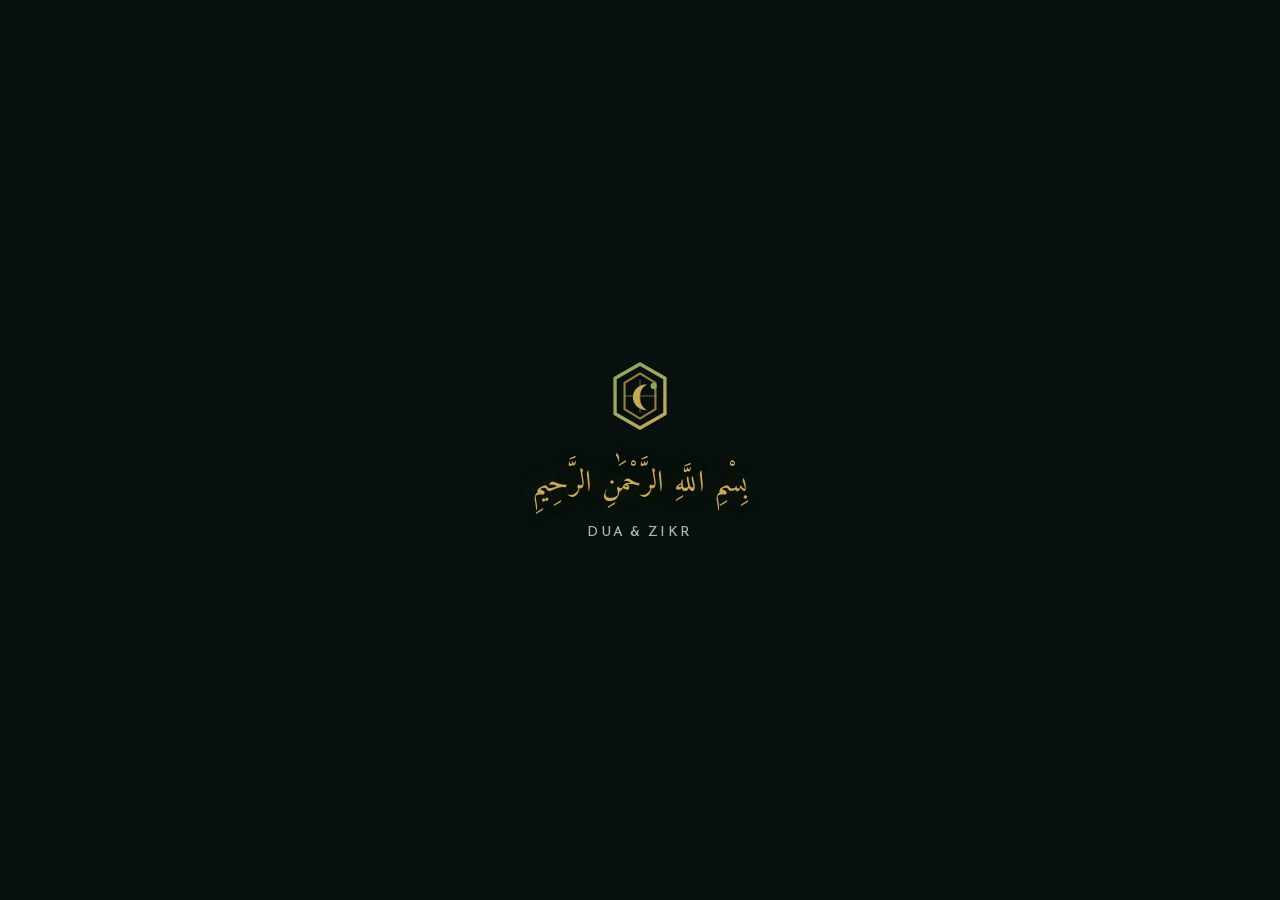
<file: app/src/main/assets/index.html>
<!DOCTYPE html>
<html lang="en">
<head>
  <meta charset="utf-8">
  <meta name="viewport" content="width=device-width, initial-scale=1, maximum-scale=1, viewport-fit=cover">
  <meta name="color-scheme" content="dark light">
  <title>Dua &amp; Zikr</title>
  <link rel="stylesheet" href="app.css">
</head>
<body data-theme="dark-ambient">

  <!-- Subtle Islamic geometry backdrop -->
  <svg class="bg-geometry" viewBox="0 0 120 120" preserveAspectRatio="xMidYMid slice" aria-hidden="true">
    <defs>
      <pattern id="geo" width="40" height="40" patternUnits="userSpaceOnUse" patternTransform="rotate(45)">
        <path d="M20 0 L40 20 L20 40 L0 20 Z" fill="none" stroke="var(--accent)" stroke-width="0.6"/>
        <circle cx="20" cy="20" r="6" fill="none" stroke="var(--accent)" stroke-width="0.5"/>
      </pattern>
    </defs>
    <rect width="120" height="120" fill="url(#geo)"/>
  </svg>

  <!-- Splash -->
  <div id="splash">
    <div style="text-align:center">
      <svg class="mark" viewBox="0 0 64 64" fill="none" aria-hidden="true">
        <defs>
          <linearGradient id="sg" x1="8" y1="8" x2="56" y2="56" gradientUnits="userSpaceOnUse">
            <stop offset="0" stop-color="var(--accent-2)"/>
            <stop offset="1" stop-color="var(--accent)"/>
          </linearGradient>
        </defs>
        <path d="M32 5 53 17v30L32 59 11 47V17L32 5Z" stroke="url(#sg)" stroke-width="2.8"/>
        <path d="M32 13 45 21v22L32 51 19 43V21l13-8Z" stroke="var(--accent)" stroke-width="1.8" opacity=".72"/>
        <path d="M38 22c-7 0-12 5-12 11s5 11 12 11c-4-2.4-6.2-6.3-6.2-11S34 24.4 38 22Z" fill="var(--accent)"/>
        <circle cx="43.5" cy="23.5" r="2.6" fill="var(--accent-2)"/>
        <path d="M32 18v28M18 32h28" stroke="url(#sg)" stroke-width="1.2" opacity=".38"/>
      </svg>
      <div class="ar">بِسْمِ اللَّهِ الرَّحْمَٰنِ الرَّحِيمِ</div>
      <div class="name">Dua &amp; Zikr</div>
    </div>
  </div>

  <!-- App shell -->
  <div id="app" aria-hidden="false">

    <!-- Top bar -->
    <header class="topbar">
      <span class="brand-mark" aria-hidden="true">
        <svg viewBox="0 0 64 64" fill="none">
          <path d="M32 6 52 18v28L32 58 12 46V18L32 6Z" stroke="var(--accent-2)" stroke-width="2.8"/>
          <path d="M32 14 44 22v20L32 50 20 42V22l12-8Z" stroke="var(--accent)" stroke-width="1.6" opacity=".85"/>
          <path d="M38 22c-7 0-12 5-12 11s5 11 12 11c-4-2.4-6.2-6.3-6.2-11S34 24.4 38 22Z" fill="var(--accent)"/>
          <circle cx="43.5" cy="23.5" r="2.6" fill="var(--accent-2)"/>
        </svg>
      </span>
      <button class="section-pick" id="viewPick" aria-haspopup="dialog" aria-label="Choose what to read">
        <span class="current"><span id="curView">Mixed Flow</span><span class="caret">▾</span></span>
      </button>
      <span class="top-counter" id="topCounter" aria-hidden="true"></span>
      <div class="ar-size" id="arSize" role="group" aria-label="Arabic text size">
        <button class="icon-btn ghost ar-size-btn" id="arDec" aria-label="Decrease Arabic size" title="Smaller Arabic">A−</button>
        <button class="icon-btn ghost ar-size-btn" id="arInc" aria-label="Increase Arabic size" title="Larger Arabic">A+</button>
      </div>
      <button class="icon-btn share-btn" id="shareBtn" aria-label="Share this card" title="Share" data-i18n-aria="share">
        <svg viewBox="0 0 24 24" fill="none" stroke="currentColor" stroke-width="1.9" stroke-linecap="round" stroke-linejoin="round"><circle cx="18" cy="5" r="3"/><circle cx="6" cy="12" r="3"/><circle cx="18" cy="19" r="3"/><path d="M8.6 10.7 15.4 6.3M8.6 13.3l6.8 4.4"/></svg>
        <span class="sr-only" data-i18n="share">Share</span>
      </button>
      <button class="icon-btn ghost" id="contrastBtn" aria-label="Toggle high contrast">
        <svg viewBox="0 0 24 24" fill="none" stroke="currentColor" stroke-width="1.7"><circle cx="12" cy="12" r="9"/><path d="M12 3 a9 9 0 0 0 0 18 Z" fill="currentColor" stroke="none"/></svg>
      </button>
      <button class="icon-btn" id="openSettings" aria-label="Settings" data-i18n-aria="settings">
        <svg viewBox="0 0 24 24" fill="none" stroke="currentColor" stroke-width="1.7" stroke-linecap="round" stroke-linejoin="round">
          <circle cx="12" cy="12" r="3"/>
          <path d="M19.4 15a1.65 1.65 0 0 0 .33 1.82l.06.06a2 2 0 1 1-2.83 2.83l-.06-.06a1.65 1.65 0 0 0-1.82-.33 1.65 1.65 0 0 0-1 1.51V21a2 2 0 0 1-4 0v-.09A1.65 1.65 0 0 0 9 19.4a1.65 1.65 0 0 0-1.82.33l-.06.06a2 2 0 1 1-2.83-2.83l.06-.06a1.65 1.65 0 0 0 .33-1.82 1.65 1.65 0 0 0-1.51-1H3a2 2 0 0 1 0-4h.09A1.65 1.65 0 0 0 4.6 9a1.65 1.65 0 0 0-.33-1.82l-.06-.06a2 2 0 1 1 2.83-2.83l.06.06a1.65 1.65 0 0 0 1.82.33H9a1.65 1.65 0 0 0 1-1.51V3a2 2 0 0 1 4 0v.09a1.65 1.65 0 0 0 1 1.51 1.65 1.65 0 0 0 1.82-.33l.06-.06a2 2 0 1 1 2.83 2.83l-.06.06a1.65 1.65 0 0 0-.33 1.82V9a1.65 1.65 0 0 0 1.51 1H21a2 2 0 0 1 0 4h-.09a1.65 1.65 0 0 0-1.51 1Z"/>
        </svg>
      </button>
    </header>

    <!-- Compact prayer ribbon -->
    <div class="prayer-ribbon" id="prayerRibbon" role="status" aria-live="polite" tabindex="-1">
      <span class="next" id="prayerNext">—</span>
      <span class="dot"></span>
      <span id="prayerCity">Riyadh</span>
      <span class="approx" id="prayerApprox" data-i18n="approx">approx</span>
      <span class="time" id="prayerTime">--:--</span>
    </div>

    <!-- Reading stage -->
    <main class="stage">
      <article class="reader" id="reader" data-size="normal" aria-live="polite" tabindex="-1">
        <div class="reader-scroll" id="readerScroll">
          <div class="bismillah-row" id="mBismillah" dir="rtl" aria-hidden="true">بِسْمِ اللّٰهِ الرَّحْمٰنِ الرَّحِيمِ</div>
          <div class="meta-row">
            <span class="chip" id="mCategory">Quranic Duas</span>
            <span class="chip type" id="mType">Dua</span>
            <span class="chip repeat hidden" id="mRepeat">×1</span>
            <span class="flow-tag" id="mFlowTag"></span>
            <span class="verify" id="mVerify"><span class="v-dot"></span><span id="mVerifyText">Authentic</span></span>
            <button class="copy-btn" id="copyBtn" aria-label="Copy this dua" title="Copy">
              <svg viewBox="0 0 24 24" fill="none" stroke="currentColor" stroke-width="1.8" stroke-linecap="round" stroke-linejoin="round"><rect x="9" y="9" width="11" height="11" rx="2"/><path d="M5 15V5a2 2 0 0 1 2-2h10"/></svg>
            </button>
          </div>
          <h1 class="item-title" id="mTitle"></h1>
          <div class="arabic" id="mArabic" dir="rtl"></div>
          <div class="side-zone">
            <p class="translit" id="mTranslit"></p>
            <p class="translation english-translation" id="mTranslation"></p>
            <p class="translation urdu-translation ur-text" id="mUrdu" dir="rtl"></p>
            <div class="source-row"><span class="source" id="mSource"></span></div>
          </div>
        </div>
        <div class="scroll-hint" data-i18n="scroll">scroll ⌄</div>
      </article>
    </main>

    <!-- Bottom bar -->
    <footer class="bottombar">
      <button class="nav-btn menu-btn tv-only" id="menuBtn" aria-label="Open menu">
        <svg viewBox="0 0 24 24" fill="none" stroke="currentColor" stroke-width="2.2" stroke-linecap="round" stroke-linejoin="round"><line x1="4" y1="7" x2="20" y2="7"/><line x1="4" y1="12" x2="20" y2="12"/><line x1="4" y1="17" x2="20" y2="17"/></svg>
        <span class="nav-label" data-i18n="menu">Menu</span>
      </button>
      <button class="nav-btn" id="prevBtn" aria-label="Previous" data-i18n-aria="prev">
        <svg viewBox="0 0 24 24" fill="none" stroke="currentColor" stroke-width="2.2" stroke-linecap="round" stroke-linejoin="round"><path d="M15 18l-6-6 6-6"/></svg>
        <span class="nav-label" data-i18n="prev">Previous</span>
      </button>
      <div class="progress-wrap">
        <div class="progress-track"><div class="progress-fill" id="progressFill"></div></div>
        <div class="counter">
          <span id="counterText">1 / 1</span>
          <span class="auto-flag" id="autoFlag" data-i18n="auto">AUTO</span>
        </div>
      </div>
      <button class="nav-btn" id="nextBtn" aria-label="Next" data-i18n-aria="next">
        <span class="nav-label" data-i18n="next">Next</span>
        <svg viewBox="0 0 24 24" fill="none" stroke="currentColor" stroke-width="2.2" stroke-linecap="round" stroke-linejoin="round"><path d="M9 18l6-6-6-6"/></svg>
      </button>
    </footer>
  </div>

  <!-- Scrim -->
  <div class="scrim" id="scrim"></div>

  <!-- View picker sheet (Mixed / categories / sections) -->
  <section class="sheet" id="sectionSheet" role="dialog" aria-modal="true" aria-label="Choose what to read" data-i18n-aria="whatToRead">
    <div class="sheet-grab"></div>
    <div class="sheet-head"><h2 data-i18n="whatToRead">What to read</h2>
      <button class="icon-btn" data-close aria-label="Close">
        <svg viewBox="0 0 24 24" fill="none" stroke="currentColor" stroke-width="2" stroke-linecap="round"><path d="M18 6 6 18M6 6l12 12"/></svg>
      </button>
    </div>
    <div class="sheet-body">
      <input type="search" id="secSearch" class="sec-search" data-i18n-ph="searchDuas" placeholder="Search duas by name…" aria-label="Search duas by name" autocomplete="off" />
      <div class="sec-list" id="secResults" hidden></div>
      <div class="sec-list" id="secList"></div>
    </div>
  </section>

  <!-- Settings sheet -->
  <section class="sheet" id="settingsSheet" role="dialog" aria-modal="true" aria-label="Settings" data-i18n-aria="settings">
    <div class="sheet-grab"></div>
    <div class="sheet-head"><h2 data-i18n="settings">Settings</h2>
      <button class="icon-btn" data-close aria-label="Close">
        <svg viewBox="0 0 24 24" fill="none" stroke="currentColor" stroke-width="2" stroke-linecap="round"><path d="M18 6 6 18M6 6l12 12"/></svg>
      </button>
    </div>
    <div class="sheet-body" id="settingsBody"><!-- built by JS --></div>
    <div class="sheet-foot">
      <button class="btn-apply" id="applyBtn" data-i18n="saveApply">Save &amp; Apply</button>
    </div>
  </section>

  <div class="toast" id="toast"></div>

  <script src="app.js"></script>
</body>
</html>
</file>
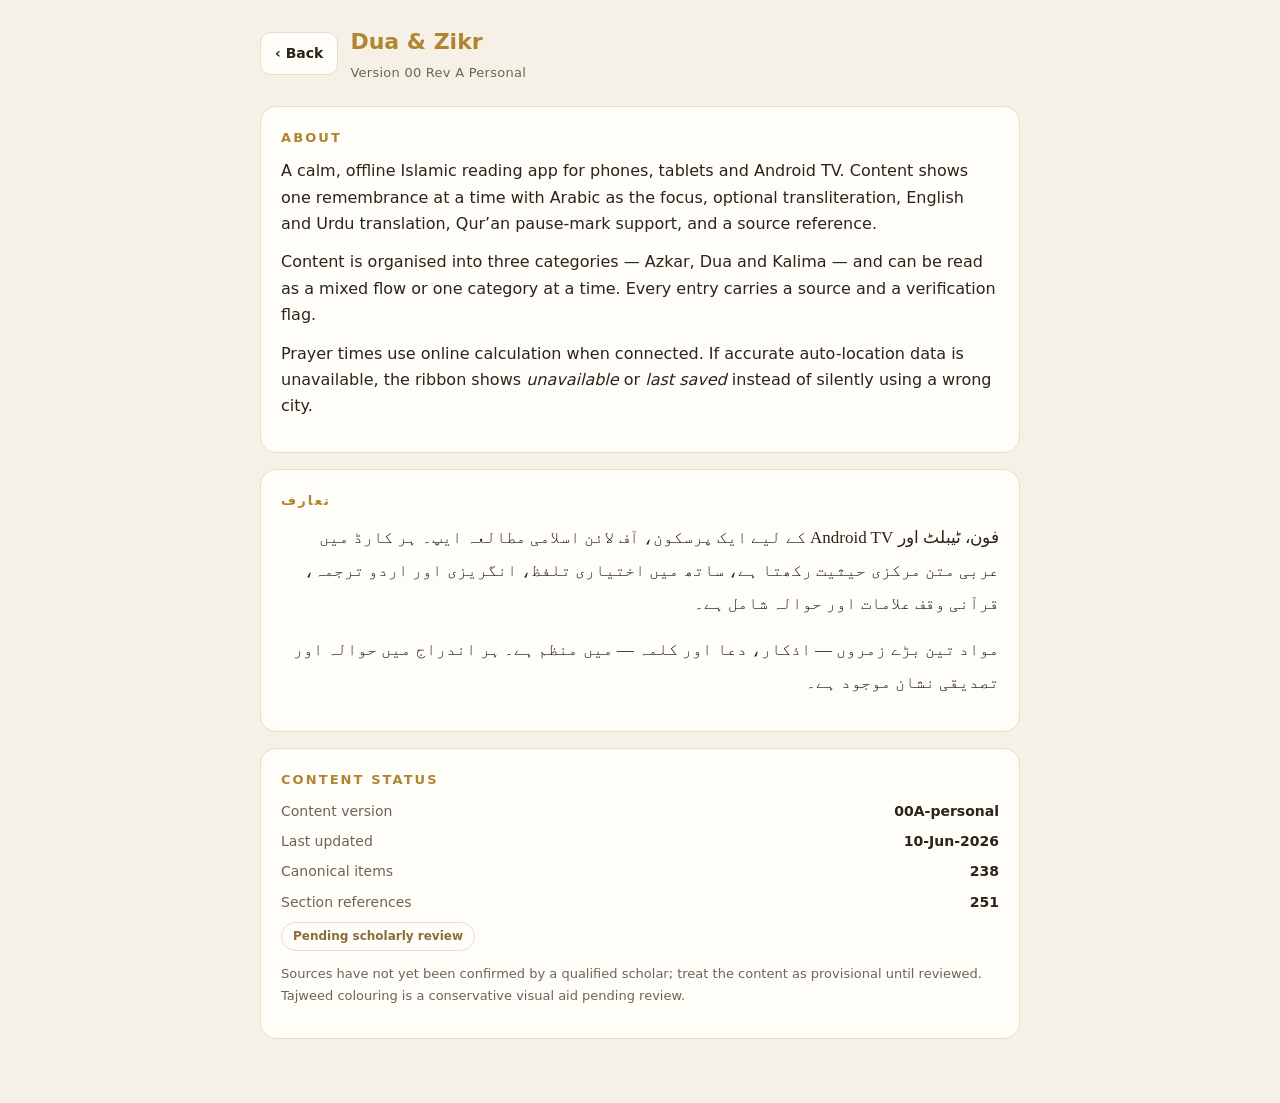
<file: app/src/main/assets/about.html>
<!DOCTYPE html>
<html lang="en">
<head>
<meta charset="utf-8" />
<meta name="viewport" content="width=device-width, initial-scale=1, viewport-fit=cover" />
<title>About — Dua &amp; Zikr</title>
<style>
  :root {
    --bg:#f6f1e7; --surface:#fffdf8; --line:#e7ddc9;
    --ink:#2a2419; --muted:#6c6555; --accent:#b18431; --accent-2:#8a6d3a;
  }
  @media (prefers-color-scheme: dark) {
    :root { --bg:#14110b; --surface:#1d1810; --line:#2e2718; --ink:#efe7d6; --muted:#a99f88; --accent:#d8ad5a; --accent-2:#c79a47; }
  }
  * { box-sizing:border-box; }
  html,body { margin:0; }
  body {
    background:var(--bg); color:var(--ink); min-height:100vh;
    font-family:-apple-system,"Segoe UI",Roboto,system-ui,sans-serif;
    line-height:1.65; padding:24px 18px calc(48px + env(safe-area-inset-bottom));
    display:flex; justify-content:center;
  }
  .wrap { width:100%; max-width:760px; }
  .top { display:flex; align-items:center; gap:12px; margin-bottom:22px; }
  .back {
    display:inline-flex; align-items:center; gap:7px; text-decoration:none;
    color:var(--ink); border:1px solid var(--line); background:var(--surface);
    border-radius:11px; padding:9px 14px; font-size:14px; font-weight:600;
  }
  .back:active { transform:scale(.96); }
  h1 { font-size:22px; margin:0; color:var(--accent); }
  .ver { color:var(--muted); font-size:13px; margin:2px 0 0; letter-spacing:.02em; }
  .card { background:var(--surface); border:1px solid var(--line); border-radius:16px; padding:20px 20px; margin:16px 0; }
  .card h2 { font-size:13px; letter-spacing:.16em; text-transform:uppercase; color:var(--accent); margin:0 0 10px; }
  p { margin:0 0 12px; }
  .ur { direction:rtl; text-align:right; font-family:"Scheherazade",serif; font-size:17px; line-height:1.95; }
  .kv { display:grid; grid-template-columns:1fr auto; gap:7px 16px; font-size:14px; }
  .kv span:nth-child(odd) { color:var(--muted); }
  .kv span:nth-child(even) { font-weight:600; text-align:right; }
  .badge { display:inline-block; margin-top:8px; font-size:12px; font-weight:700; color:var(--accent-2);
           border:1px solid var(--line); border-radius:999px; padding:4px 11px; }
  .note { color:var(--muted); font-size:13px; }
</style>
</head>
<body>
  <div class="wrap">
    <div class="top">
      <a class="back" href="javascript:history.length>1?history.back():location.href='index.html'">‹ Back</a>
      <div>
        <h1>Dua &amp; Zikr</h1>
        <p class="ver">Version 00 Rev A Personal</p>
      </div>
    </div>

    <div class="card">
      <h2>About</h2>
      <p>A calm, offline Islamic reading app for phones, tablets and Android&nbsp;TV. Content shows one
        remembrance at a time with Arabic as the focus, optional transliteration, English and Urdu
        translation, Qur’an pause-mark support, and a source reference.</p>
      <p>Content is organised into three categories — Azkar, Dua and Kalima — and can be read as a mixed
        flow or one category at a time. Every entry carries a source and a verification flag.</p>
      <p>Prayer times use online calculation when connected. If accurate auto-location data is unavailable,
        the ribbon shows <em>unavailable</em> or <em>last saved</em> instead of silently using a wrong city.</p>
    </div>

    <div class="card">
      <h2>تعارف</h2>
      <p class="ur">فون، ٹیبلٹ اور Android TV کے لیے ایک پرسکون، آف لائن اسلامی مطالعہ ایپ۔ ہر کارڈ میں عربی متن
        مرکزی حیثیت رکھتا ہے، ساتھ میں اختیاری تلفظ، انگریزی اور اردو ترجمہ، قرآنی وقف علامات اور حوالہ شامل ہے۔</p>
      <p class="ur">مواد تین بڑے زمروں — اذکار، دعا اور کلمہ — میں منظم ہے۔ ہر اندراج میں حوالہ اور تصدیقی نشان موجود ہے۔</p>
    </div>

    <div class="card">
      <h2>Content status</h2>
      <div class="kv" id="meta">
        <span>Content version</span><span id="cv">—</span>
        <span>Last updated</span><span id="lu">—</span>
        <span>Canonical items</span><span id="ti">—</span>
        <span>Section references</span><span id="di">—</span>
      </div>
      <span class="badge">Pending scholarly review</span>
      <p class="note" style="margin-top:12px">Sources have not yet been confirmed by a qualified scholar; treat
        the content as provisional until reviewed. Tajweed colouring is a conservative visual aid pending review.</p>
    </div>
  </div>

  <script>
    // Fill content stats from the bundled JSON; fails quietly when offline-unavailable.
    (function () {
      try {
        fetch("content/content.json").then(function (r) { return r.json(); }).then(function (c) {
          function set(id, v) { var el = document.getElementById(id); if (el && v != null && v !== "") el.textContent = v; }
          set("cv", c.content_version);
          set("lu", c.last_updated);
          set("ti", c.total_items);
          set("di", c.total_display_items);
        }).catch(function () {});
      } catch (e) {}
    })();
  </script>
</body>
</html>
</file>
<file: app/src/main/assets/app.css>
/* ==========================================================================
   Dua & Zikr — Version 00 Rev A Personal
   Mobile / tablet / Android-TV Islamic reading interface.
   Premium calm theme, Indo-Pak Arabic, elderly Easy View, D-pad ready.
   ========================================================================== */

/* ---- Fonts --------------------------------------------------------------- */
@font-face { font-family:"Amiri"; src:url("fonts/Amiri-Regular.ttf") format("truetype"); font-weight:400; font-display:swap; }
@font-face { font-family:"Amiri"; src:url("fonts/Amiri-Bold.ttf") format("truetype"); font-weight:700; font-display:swap; }
@font-face { font-family:"Scheherazade"; src:url("fonts/ScheherazadeNew-Regular.ttf") format("truetype"); font-weight:400; font-display:swap; }
@font-face { font-family:"Scheherazade"; src:url("fonts/ScheherazadeNew-Bold.ttf") format("truetype"); font-weight:700; font-display:swap; }
@font-face { font-family:"ReemKufi"; src:url("fonts/ReemKufi.ttf") format("truetype"); font-weight:400 600; font-display:swap; }
/* Indo-Pak Nastaliq (Noto Nastaliq Urdu, SIL OFL) */
@font-face { font-family:"NastaliqUrdu"; src:url("fonts/NotoNastaliqUrdu-Regular.ttf") format("truetype"); font-weight:400 700; font-display:swap; }

/* ---- Theme tokens -------------------------------------------------------- */
:root,
[data-theme="dark-ambient"] {
  --bg:#0e1413; --bg-2:#131b1a; --surface:#18211f; --surface-2:#1f2a28; --line:#2a3633;
  --arabic:#f4efe3; --translit:#c9b78c; --translation:#cfd6d2; --muted:#7d8a85;
  --accent:#c9a85a; --accent-2:#8fcaa9; --progress:#c9a85a;
  --chip-bg:rgba(201,168,90,.12); --chip-fg:#d8c089;
  --shadow:0 18px 50px rgba(0,0,0,.45);
  --hero-glow:radial-gradient(120% 80% at 50% 0%, rgba(201,168,90,.10), transparent 60%);
  --geo-opacity:.05; --on-accent:#161003;
}
[data-theme="gold-navy"] {
  --bg:#0a1428; --bg-2:#0e1c38; --surface:#11203f; --surface-2:#16294e; --line:#233a63;
  --arabic:#fbf6e9; --translit:#e3c98a; --translation:#d4ddec; --muted:#8294b4;
  --accent:#e6c168; --accent-2:#6f9bd8; --progress:#e6c168;
  --chip-bg:rgba(230,193,104,.14); --chip-fg:#ecd494;
  --shadow:0 18px 50px rgba(2,8,23,.55);
  --hero-glow:radial-gradient(120% 80% at 50% 0%, rgba(230,193,104,.12), transparent 60%);
  --geo-opacity:.06; --on-accent:#161003;
}
[data-theme="haram-light"] {
  --bg:#f4efe6; --bg-2:#efe8db; --surface:#ffffff; --surface-2:#faf6ee; --line:#e2d8c6;
  --arabic:#2a2418; --translit:#9a7b3c; --translation:#4a4536; --muted:#9c9583;
  --accent:#b08828; --accent-2:#4f7d63; --progress:#b08828;
  --chip-bg:rgba(176,136,40,.12); --chip-fg:#8a6a1e;
  --shadow:0 16px 40px rgba(80,60,20,.14);
  --hero-glow:radial-gradient(120% 80% at 50% 0%, rgba(176,136,40,.08), transparent 60%);
  --geo-opacity:.05; --on-accent:#ffffff;
}
[data-theme="green-classic"] {
  --bg:#0c1b14; --bg-2:#0f2218; --surface:#12281d; --surface-2:#173124; --line:#224534;
  --arabic:#f3efe0; --translit:#d4b86a; --translation:#cbd8cd; --muted:#7c9483;
  --accent:#d8b85e; --accent-2:#57b489; --progress:#d8b85e;
  --chip-bg:rgba(216,184,94,.14); --chip-fg:#e0c47c;
  --shadow:0 18px 50px rgba(0,0,0,.5);
  --hero-glow:radial-gradient(120% 80% at 50% 0%, rgba(87,180,137,.10), transparent 60%);
  --geo-opacity:.05; --on-accent:#161003;
}
[data-theme="high-contrast"] {
  --bg:#000000; --bg-2:#000000; --surface:#0a0a0a; --surface-2:#161616; --line:#5a5a5a;
  --arabic:#ffffff; --translit:#ffe14d; --translation:#ffffff; --muted:#d8d8d8;
  --accent:#ffe14d; --accent-2:#6ad1ff; --progress:#ffe14d;
  --chip-bg:#262100; --chip-fg:#ffe14d;
  --shadow:0 0 0 rgba(0,0,0,0);
  --hero-glow:none; --geo-opacity:0; --on-accent:#000000;
}

/* ---- Base ---------------------------------------------------------------- */
* { box-sizing:border-box; -webkit-tap-highlight-color:transparent; }
html, body {
  margin:0; padding:0; height:100%; width:100%; overflow:hidden;
  background:var(--bg); color:var(--translation);
  font-family:"Segoe UI","Helvetica Neue",system-ui,sans-serif;
  -webkit-text-size-adjust:100%; overscroll-behavior:none;
}
body {
  background:var(--hero-glow), linear-gradient(180deg, var(--bg) 0%, var(--bg-2) 100%);
  transition:background-color .4s ease;
}
button { font-family:inherit; color:inherit; cursor:pointer; border:none; background:none; }
:focus-visible { outline:3px solid var(--accent); outline-offset:2px; border-radius:10px; }
.tv-focus { outline:3px solid var(--accent) !important; outline-offset:3px; border-radius:12px; box-shadow:0 0 0 4px color-mix(in srgb, var(--accent) 35%, transparent); }
.arabic { -webkit-user-select:text; user-select:text; }
.hidden { display:none !important; }

.bg-geometry {
  position:fixed; inset:0; width:100%; height:100%; z-index:0;
  opacity:var(--geo-opacity); pointer-events:none;
  color:var(--accent);
}

/* ---- App shell ----------------------------------------------------------- */
#app {
  position:fixed; inset:0; z-index:1;
  display:flex; flex-direction:column;
  padding:env(safe-area-inset-top) 0 env(safe-area-inset-bottom);
}

/* ---- Top bar ------------------------------------------------------------- */
.topbar { display:flex; align-items:center; gap:12px; padding:14px 18px 6px; direction:ltr; }
.brand-mark { width:30px; height:30px; flex:0 0 auto; display:grid; place-items:center; }
.brand-mark svg { width:30px; height:30px; }
.section-pick {
  flex:1 1 auto; min-width:0; display:flex; flex-direction:column; align-items:flex-start;
  gap:1px; text-align:left; border-radius:12px; padding:4px 6px; direction:inherit;
}
.section-pick .eyebrow {
  font-size:10px; letter-spacing:.22em; text-transform:uppercase; color:var(--muted); font-weight:600;
}
.section-pick .current {
  display:flex; align-items:center; gap:7px; font-family:"ReemKufi",sans-serif;
  font-size:17px; color:var(--arabic); font-weight:500;
  max-width:100%; white-space:nowrap; overflow:hidden; text-overflow:ellipsis;
}
.section-pick .current .caret { color:var(--accent); font-size:11px; }
.icon-btn {
  width:44px; height:44px; flex:0 0 auto; display:grid; place-items:center; border-radius:12px;
  color:var(--arabic); transition:background .2s ease, transform .1s ease;
}
.icon-btn:active { transform:scale(.92); }
.icon-btn:hover { background:var(--surface-2); }
.icon-btn svg { width:22px; height:22px; }
.icon-btn.ghost svg { width:20px; height:20px; }

/* ---- Prayer ribbon ------------------------------------------------------- */
.prayer-ribbon {
  position:relative; z-index:1; margin:4px 18px 0; padding:7px 14px;
  display:flex; align-items:center; gap:10px;
  background:var(--surface); border:1px solid var(--line); border-radius:12px;
  font-size:12.5px; color:var(--muted);
}
.prayer-ribbon.hide { display:none; }
.prayer-ribbon .next { color:var(--accent); font-weight:700; }
.prayer-ribbon .time { color:var(--arabic); font-weight:600; margin-left:auto; font-variant-numeric:tabular-nums; }
.prayer-ribbon .approx { font-size:9.5px; letter-spacing:.08em; text-transform:uppercase; color:var(--muted); border:1px solid var(--line); border-radius:6px; padding:1px 5px; }
.prayer-ribbon .dot { width:4px; height:4px; border-radius:50%; background:var(--line); }

/* ---- Reading stage ------------------------------------------------------- */
.stage { position:relative; min-height:0; flex:1 1 auto; display:flex; align-items:stretch; justify-content:center; padding:10px 16px 4px; z-index:1; }
.reader {
  position:relative; width:100%; max-width:760px; display:flex; flex-direction:column;
  background:var(--surface); border:1px solid var(--line); border-radius:22px;
  box-shadow:var(--shadow); overflow:hidden;
}
.reader::before { content:""; position:absolute; top:0; left:24px; right:24px; height:2px; background:linear-gradient(90deg, transparent, var(--accent), transparent); opacity:.55; }
.reader-scroll {
  flex:1 1 auto; min-height:0; overflow-y:auto; overflow-x:hidden;
  -webkit-overflow-scrolling:touch; scrollbar-width:thin; scrollbar-color:var(--line) transparent;
  padding:26px 26px 30px; display:flex; flex-direction:column; gap:18px;
}
.reader-scroll::-webkit-scrollbar { width:6px; }
.reader-scroll::-webkit-scrollbar-thumb { background:var(--line); border-radius:6px; }
.reader[data-size="short"] .reader-scroll,
.reader[data-size="normal"] .reader-scroll { justify-content:safe center; }
.reader[data-size="long"] .reader-scroll,
.reader[data-size="very_long"] .reader-scroll { justify-content:flex-start; }
/* Simple mode enlarges content; never center (it clips the top), always
   top-align and keep it scrollable. */
body.easy .reader-scroll { justify-content:flex-start !important; padding-top:20px; }

/* meta row */
.meta-row { display:flex; align-items:center; gap:8px; flex-wrap:wrap; }
.chip { font-size:11px; font-weight:600; letter-spacing:.04em; padding:4px 11px; border-radius:999px; background:var(--chip-bg); color:var(--chip-fg); }
.chip.type { background:transparent; color:var(--muted); border:1px solid var(--line); }
.chip.repeat { background:transparent; color:var(--accent-2); border:1px solid var(--line); }
.flow-tag { font-size:9.5px; letter-spacing:.12em; text-transform:uppercase; color:var(--accent-2); font-weight:700; }
.verify { margin-left:auto; font-size:10px; letter-spacing:.08em; text-transform:uppercase; color:var(--muted); display:flex; align-items:center; gap:5px; }
.verify .v-dot { width:7px; height:7px; border-radius:50%; background:var(--accent-2); }
.verify.quran .v-dot { background:var(--accent); }
.verify.hadith .v-dot { background:var(--accent-2); }
.verify.compilation .v-dot { background:#d98b5a; }
.copy-btn { width:34px; height:34px; flex:0 0 auto; display:grid; place-items:center; border-radius:10px; color:var(--muted); border:1px solid var(--line); transition:color .2s, background .2s, transform .1s; }
.copy-btn svg { width:16px; height:16px; }
.copy-btn:hover { color:var(--accent); background:var(--surface-2); }
.copy-btn:active { transform:scale(.9); }
body.no-copy .copy-btn { display:none; }

.item-title { font-family:"ReemKufi",sans-serif; font-weight:500; font-size:15px; color:var(--arabic); opacity:.92; margin:0; }

/* Arabic hero — script-aware */
.arabic {
  direction:rtl; text-align:center; color:var(--arabic);
  font-size:var(--ar-size, 34px); line-height:var(--ar-lh, 1.95);
  word-break:keep-all; overflow-wrap:normal; letter-spacing:0; margin:4px 0;
  font-family:"Scheherazade","Amiri",serif;
}
.arabic[data-script="indopak"] { font-family:"NastaliqUrdu","Scheherazade",serif; }
.arabic[data-script="naskh"]   { font-family:"Scheherazade","Amiri",serif; }
.reader[data-size="very_long"] .arabic { text-align:right; }

.translit { font-style:italic; color:var(--translit); text-align:center; line-height:1.7; font-size:var(--tl-size, 16px); }
.translation { color:var(--translation); text-align:center; line-height:1.7; font-size:var(--tr-size, 17px); }
.reader[data-size="very_long"] .translit,
.reader[data-size="very_long"] .translation { text-align:left; }
.source-row { display:flex; align-items:center; justify-content:center; gap:8px; margin-top:2px; }
.reader[data-size="very_long"] .source-row { justify-content:flex-start; }
.source { font-size:12.5px; color:var(--muted); border-top:1px solid var(--line); padding-top:12px; width:100%; text-align:center; }
.reader[data-size="very_long"] .source { text-align:left; }

/* scroll affordance */
.scroll-hint {
  position:absolute; left:50%; bottom:8px; transform:translateX(-50%);
  display:none; align-items:center; gap:5px; font-size:10px; letter-spacing:.12em; text-transform:uppercase;
  color:var(--muted); pointer-events:none;
  background:linear-gradient(180deg, transparent, var(--surface) 60%); padding:14px 14px 6px;
}
.reader.can-scroll .scroll-hint { display:flex; animation:bob 1.8s ease-in-out infinite; }
@keyframes bob { 0%,100%{transform:translate(-50%,0)} 50%{transform:translate(-50%,4px)} }

/* No-flash card changes: instant content swap avoids blinking on Android WebView/TV. */
.reader-scroll.swap-out-left,
.reader-scroll.swap-out-right,
.reader-scroll.swap-in-left,
.reader-scroll.swap-in-right { animation:none !important; opacity:1 !important; transform:none !important; }

/* ---- Bottom bar: large, elderly-friendly nav ---------------------------- */
.bottombar { display:flex; align-items:center; gap:14px; padding:8px 20px 16px; }
.nav-btn {
  min-height:60px; flex:0 0 auto; border-radius:16px; padding:0 18px;
  display:flex; align-items:center; gap:8px;
  background:var(--surface); border:1px solid var(--line); color:var(--arabic);
  font-size:14px; font-weight:600; transition:transform .1s ease, background .2s, border-color .2s;
}
.nav-btn:active { transform:scale(.94); }
.nav-btn:hover { background:var(--surface-2); border-color:var(--accent); }
.nav-btn svg { width:24px; height:24px; }
.nav-label { display:none; }
@media (min-width:560px) { .nav-label { display:inline; } }
.progress-wrap { flex:1 1 auto; display:flex; flex-direction:column; gap:6px; }
.progress-track { height:5px; border-radius:5px; background:var(--line); overflow:hidden; }
.progress-fill { height:100%; width:0; background:var(--progress); border-radius:5px; transition:width .3s ease; }
.counter { display:flex; align-items:center; justify-content:space-between; font-size:11.5px; color:var(--muted); font-variant-numeric:tabular-nums; }
.counter .auto-flag { color:var(--accent); font-weight:700; opacity:0; transition:opacity .2s; }
.counter .auto-flag.on { opacity:1; }

/* ==========================  EASY VIEW  ================================== */
body.easy .nav-btn { min-height:72px; font-size:17px; padding:0 24px; border-width:2px; }
body.easy .nav-btn svg { width:30px; height:30px; }
body.easy .reader-scroll { gap:24px; padding:30px 28px 34px; }
body.easy .translit { font-size:calc(var(--tl-size, 16px) * 1.12); }
body.easy .translation { font-size:calc(var(--tr-size, 17px) * 1.12); }
body.easy .icon-btn { width:52px; height:52px; }
body.easy .icon-btn svg { width:26px; height:26px; }
body.easy .chip { font-size:13px; padding:5px 13px; }
body.easy .section-pick .current { font-size:20px; }

/* ============================  TABLET  ================================== */
@media (min-width:680px) {
  .topbar { padding:18px 28px 8px; }
  .section-pick .current { font-size:19px; }
  .reader-scroll { padding:40px 48px 44px; gap:22px; }
  .prayer-ribbon { margin:6px 28px 0; font-size:13.5px; padding:9px 18px; }
  .bottombar { padding:10px 30px 22px; }
}
@media (min-width:900px) and (orientation:landscape) {
  .reader { max-width:1100px; }
  .reader-scroll {
    display:grid; grid-template-columns:1.35fr .9fr;
    grid-template-areas:"meta meta" "arabic title" "arabic side";
    grid-template-rows:auto auto auto; gap:10px 40px; align-content:start; padding:44px 52px;
  }
  .reader-scroll .meta-row { grid-area:meta; }
  .reader-scroll .item-title { grid-area:title; align-self:end; }
  .reader-scroll .arabic { grid-area:arabic; align-self:start; text-align:center; }
  .reader-scroll .side-zone { grid-area:side; align-self:start; border-left:1px solid var(--line); padding-left:36px; display:flex; flex-direction:column; gap:16px; }
  .reader-scroll .translit, .reader-scroll .translation { text-align:left; }
  .reader-scroll .source { text-align:left; border-top:none; padding-top:0; }
  .reader-scroll .source-row { justify-content:flex-start; }
}
@media not all and (min-width:900px) and (orientation:landscape) {
  .side-zone { display:contents; }
}
@media (max-height:480px) {
  .reader[data-size="short"] .reader-scroll,
  .reader[data-size="normal"] .reader-scroll { justify-content:flex-start; }
  .reader-scroll { padding:16px 24px 20px; gap:12px; }
  .prayer-ribbon { margin:2px 16px 0; padding:5px 12px; }
}

/* ====================  ANDROID TV / LEANBACK  =========================== */
body.tv { font-size:18px; }
body.tv .topbar { padding:34px 56px 10px; gap:20px; }
body.tv .section-pick .current { font-size:26px; }
body.tv .section-pick .eyebrow { font-size:13px; }
body.tv .icon-btn { width:60px; height:60px; }
body.tv .icon-btn svg { width:30px; height:30px; }
body.tv .prayer-ribbon { margin:8px 56px 0; font-size:18px; padding:12px 24px; }
body.tv .stage { padding:18px 56px 8px; }
body.tv .reader { max-width:1500px; border-radius:28px; }
body.tv .reader-scroll { padding:46px 70px 52px; gap:26px; }
body.tv .bottombar { padding:14px 56px 34px; gap:24px; }
body.tv .nav-btn { min-height:84px; font-size:22px; padding:0 34px; border-width:2px; }
body.tv .nav-btn svg { width:34px; height:34px; }
body.tv .nav-label { display:inline; }
body.tv .chip { font-size:15px; padding:6px 15px; }
body.tv .item-title { font-size:22px; }
body.tv .copy-btn { display:none; }      /* no clipboard need on TV */
/* Strong, unmistakable D-pad focus from sofa distance */
body.tv :focus, body.tv :focus-visible {
  outline:4px solid var(--accent); outline-offset:4px; border-radius:14px;
}
body.tv .nav-btn:focus, body.tv .icon-btn:focus, body.tv .section-pick:focus {
  background:var(--chip-bg); border-color:var(--accent);
  box-shadow:0 0 0 4px var(--accent); transform:scale(1.04);
}
body.tv .reader:focus { outline:none; box-shadow:var(--shadow), 0 0 0 3px var(--accent); }
body.tv .sec-item:focus { background:var(--chip-bg); outline:4px solid var(--accent); outline-offset:-2px; }

/* ===== TV-only enhancements ===== */
.tv-only { display:none; }
body.tv .tv-only { display:flex; }

/* Thick, glowing D-pad focus, visible from the sofa (programmatic .tv-focus + native) */
body.tv .tv-focus, body.tv :focus-visible {
  outline:5px solid var(--accent) !important; outline-offset:4px; border-radius:16px;
  box-shadow:0 0 0 6px color-mix(in srgb, var(--accent) 40%, transparent) !important;
}
body.tv .nav-btn.tv-focus, body.tv .icon-btn.tv-focus, body.tv .section-pick.tv-focus {
  background:var(--chip-bg); border-color:var(--accent); transform:scale(1.05);
}
body.tv .reader.tv-focus, body.tv .reader:focus, body.tv .reader:focus-visible {
  outline:none !important; box-shadow:var(--shadow), 0 0 0 5px var(--accent) !important;
}
body.tv .prayer-ribbon.tv-focus {
  border-color:var(--accent); box-shadow:0 0 0 5px color-mix(in srgb, var(--accent) 40%, transparent);
}

/* Category chips pinned to the top of the reader card */
body.tv .reader-scroll .meta-row {
  position:sticky; top:0; z-index:4; background:var(--surface);
  padding:4px 0 12px; margin-top:-2px; border-bottom:1px solid var(--line);
}

/* Larger progress bar + counter for 10-foot legibility */
body.tv .progress-wrap { gap:10px; }
body.tv .progress-track { height:10px; border-radius:10px; }
body.tv .counter { font-size:18px; }
body.tv .counter .auto-flag { font-size:15px; }

/* Roomier prayer ribbon */
body.tv .prayer-ribbon { border-radius:16px; }

/* Easy View on TV: bigger touch/remote targets + breathing room */
body.tv.easy .nav-btn { min-height:96px; font-size:24px; }
body.tv.easy .reader-scroll { gap:30px; }

/* ---- Sheets -------------------------------------------------------------- */
.scrim { position:fixed; inset:0; background:rgba(0,0,0,.55); opacity:0; pointer-events:none; transition:opacity .25s ease; z-index:40; backdrop-filter:blur(2px); }
.scrim.open { opacity:1; pointer-events:auto; }
.sheet {
  position:fixed; left:0; right:0; bottom:0; z-index:50; max-height:88vh;
  display:flex; flex-direction:column; background:var(--surface);
  border-top:1px solid var(--line); border-radius:24px 24px 0 0;
  transform:translateY(102%); transition:transform .32s cubic-bezier(.4,0,.2,1);
  box-shadow:var(--shadow); padding-bottom:env(safe-area-inset-bottom);
}
.sheet.open { transform:translateY(0); }
.sheet-grab { width:42px; height:4px; border-radius:4px; background:var(--line); margin:12px auto 4px; }
.sheet-head { display:flex; align-items:center; gap:12px; padding:6px 24px 12px; border-bottom:1px solid var(--line); }
.sheet-head h2 { font-family:"ReemKufi",sans-serif; font-weight:500; font-size:18px; color:var(--arabic); margin:0; flex:1; }
.sheet-body { overflow-y:auto; -webkit-overflow-scrolling:touch; padding:8px 0; }
@media (min-width:900px) {
  .sheet { left:auto; right:0; top:0; bottom:0; width:460px; max-height:none; border-radius:24px 0 0 24px; border-top:none; border-left:1px solid var(--line); transform:translateX(102%); }
  .sheet.open { transform:translateX(0); }
}
body.tv .sheet { left:auto; right:0; top:0; bottom:0; width:620px; max-height:none; border-radius:24px 0 0 24px; transform:translateX(102%); }
body.tv .sheet.open { transform:translateX(0); }
body.tv .sheet-head h2 { font-size:26px; }

/* section/view list */
.sec-list { display:flex; flex-direction:column; padding:6px 12px 16px; }
.sec-head { font-size:11px; letter-spacing:.18em; text-transform:uppercase; color:var(--accent); font-weight:700; padding:14px 16px 6px; }
.sec-item { display:flex; align-items:center; gap:12px; width:100%; padding:15px 16px; border-radius:14px; text-align:left; color:var(--translation); font-size:15.5px; }
.sec-item:hover { background:var(--surface-2); }
.sec-item.active { background:var(--chip-bg); color:var(--chip-fg); font-weight:600; }
.sec-item .sec-name { flex:1; }
.sec-item .sec-sub { font-size:12px; color:var(--muted); }
.sec-item .sec-count { font-size:12px; color:var(--muted); font-variant-numeric:tabular-nums; background:var(--surface-2); border-radius:999px; padding:2px 9px; }
.sec-item.active .sec-count { color:var(--chip-fg); }
.sec-item.primary { border:1px solid var(--accent); }
body.tv .sec-item { font-size:21px; padding:20px; }

/* settings groups */
.set-group { padding:14px 24px 6px; }
.set-group > .grp-title { font-size:11px; letter-spacing:.18em; text-transform:uppercase; color:var(--accent); font-weight:700; margin:4px 0 12px; }
.set-row { display:flex; align-items:center; gap:14px; padding:12px 0; border-bottom:1px solid var(--line); }
.set-row:last-child { border-bottom:none; }
.set-row .label { flex:1; }
.set-row .label .name { font-size:15px; color:var(--arabic); }
.set-row .label .desc { font-size:12px; color:var(--muted); margin-top:2px; line-height:1.4; }
body.tv .set-row .label .name { font-size:20px; }
body.tv .set-row .label .desc { font-size:15px; }

/* toggle */
.switch { position:relative; width:54px; height:32px; flex:0 0 auto; }
.switch input { opacity:0; width:0; height:0; }
.switch .track { position:absolute; inset:0; border-radius:32px; background:var(--surface-2); border:1px solid var(--line); transition:.2s; }
.switch .track::after { content:""; position:absolute; top:3px; left:3px; width:24px; height:24px; border-radius:50%; background:var(--muted); transition:.2s; }
.switch input:checked + .track { background:var(--chip-bg); border-color:var(--accent); }
.switch input:checked + .track::after { background:var(--accent); transform:translateX(22px); }
.switch input:focus-visible + .track { outline:3px solid var(--accent); outline-offset:2px; }

/* stepper */
.stepper { display:flex; align-items:center; gap:10px; flex:0 0 auto; }
.stepper button { width:40px; height:40px; border-radius:11px; background:var(--surface-2); border:1px solid var(--line); color:var(--arabic); font-size:20px; font-weight:700; display:grid; place-items:center; }
.stepper button:active { transform:scale(.9); }
.stepper .val { min-width:56px; text-align:center; font-size:13px; color:var(--muted); font-variant-numeric:tabular-nums; }

/* segmented */
.seg { display:flex; gap:6px; flex-wrap:wrap; flex:0 0 auto; }
.seg button { padding:9px 14px; border-radius:11px; font-size:13px; background:var(--surface-2); border:1px solid var(--line); color:var(--translation); }
.seg button.active { background:var(--chip-bg); border-color:var(--accent); color:var(--chip-fg); font-weight:600; }
body.tv .seg button { font-size:17px; padding:12px 18px; }

/* Arabic typeface dropdown */
.set-select { flex:0 0 auto; min-width:172px; padding:9px 12px; border-radius:11px; font-size:13px;
  background:var(--surface-2); border:1px solid var(--line); color:var(--translation); appearance:none; cursor:pointer; }
.set-select:focus-visible { outline:none; border-color:var(--accent); box-shadow:0 0 0 2px var(--accent); }
body.tv .set-select { font-size:17px; padding:12px 16px; min-width:240px; }

/* Gentle entrance for the reading card (disabled when reduced motion is requested) */
@media (prefers-reduced-motion: no-preference) {
  @keyframes duaIn { from { opacity:0; transform:translateY(8px); } to { opacity:1; transform:none; } }
  .reader-scroll { animation:duaIn .42s ease both; }
}

/* theme swatches */
.theme-grid { display:grid; grid-template-columns:repeat(2,1fr); gap:12px; padding:4px 0 6px; }
@media (min-width:520px) { .theme-grid { grid-template-columns:repeat(3,1fr); } }
.theme-card { border-radius:14px; border:2px solid var(--line); padding:12px; display:flex; flex-direction:column; gap:9px; text-align:left; transition:border-color .2s; }
.theme-card.active { border-color:var(--accent); }
.theme-card .swatch { height:38px; border-radius:9px; position:relative; overflow:hidden; }
.theme-card .swatch .a { position:absolute; inset:0; }
.theme-card .swatch .b { position:absolute; right:8px; top:8px; bottom:8px; width:30%; border-radius:6px; }
.theme-card .tname { font-size:12.5px; color:var(--arabic); }

/* about */
.about { padding:6px 24px 18px; color:var(--muted); font-size:13px; line-height:1.6; }
.about strong { color:var(--arabic); }
.about .badge { display:inline-block; margin-top:8px; padding:4px 10px; border-radius:8px; background:var(--chip-bg); color:var(--chip-fg); font-size:11.5px; font-weight:600; }
.about .kv { margin-top:10px; display:grid; grid-template-columns:auto 1fr; gap:4px 14px; font-size:12.5px; }
.about .kv span:nth-child(odd) { color:var(--arabic); }

/* sticky Save & Apply */
.sheet-foot { position:sticky; bottom:0; padding:14px 24px calc(14px + env(safe-area-inset-bottom)); background:linear-gradient(180deg, transparent, var(--surface) 30%); border-top:1px solid var(--line); }
.btn-apply { width:100%; min-height:60px; border-radius:16px; background:var(--accent); color:var(--on-accent); font-size:17px; font-weight:700; letter-spacing:.02em; display:grid; place-items:center; transition:transform .1s ease, filter .2s; }
.btn-apply:active { transform:scale(.985); filter:brightness(1.05); }
body.tv .btn-apply { min-height:78px; font-size:22px; }
.btn-about { width:100%; min-height:48px; border-radius:12px; background:var(--surface-2); color:var(--arabic);
  border:1px solid var(--line); font-size:15px; font-weight:600; display:grid; place-items:center; transition:transform .1s ease, background .2s; }
.btn-about:active { transform:scale(.98); }
.btn-about:hover { background:var(--chip-bg); }

/* toast */
.toast { position:fixed; left:50%; bottom:calc(28px + env(safe-area-inset-bottom)); transform:translate(-50%,20px); z-index:80; background:var(--surface-2); color:var(--arabic); border:1px solid var(--line); border-radius:12px; padding:12px 20px; font-size:14px; box-shadow:var(--shadow); opacity:0; pointer-events:none; transition:opacity .25s, transform .25s; }
.toast.show { opacity:1; transform:translate(-50%,0); }
body.tv .toast { font-size:20px; padding:16px 28px; }

/* splash */
#splash { position:fixed; inset:0; z-index:100; display:grid; place-items:center; background:var(--bg); transition:opacity .5s ease; }
#splash.gone { opacity:0; pointer-events:none; }
#splash .mark { width:76px; height:76px; animation:pulse 2.2s ease-in-out infinite; }
#splash .name { margin-top:18px; font-family:"ReemKufi",sans-serif; color:var(--arabic); font-size:19px; letter-spacing:.04em; }
#splash .ar { margin-top:6px; font-family:"Scheherazade",serif; color:var(--accent); font-size:24px; }
@keyframes pulse { 0%,100%{opacity:.6; transform:scale(.97)} 50%{opacity:1; transform:scale(1.03)} }

@media (prefers-reduced-motion:reduce) { *, *::before, *::after { animation:none !important; transition:none !important; } }

/* ==========================================================================
   Rev-A visual uplift (Dua & Zikr) — additive, theme-token driven.
   Depth, atmosphere, and calmer motion. No layout/structure changes.
   ========================================================================== */

/* Layered atmosphere: a soft top glow + corner light + gentle vignette,
   composited behind the app shell. Pure decoration, never interactive. */
body::after {
  content:""; position:fixed; inset:0; z-index:0; pointer-events:none;
  background:
    radial-gradient(70% 45% at 50% -8%, color-mix(in srgb, var(--accent) 14%, transparent), transparent 62%),
    radial-gradient(45% 35% at 92% 8%, color-mix(in srgb, var(--accent-2) 10%, transparent), transparent 60%),
    radial-gradient(120% 100% at 50% 120%, color-mix(in srgb, var(--bg) 0%, transparent), color-mix(in srgb, #000 26%, transparent) 100%);
}
[data-theme="high-contrast"] body::after { background:none; }

/* Denser, edge-faded geometry so the backdrop reads as texture, not noise. */
.bg-geometry {
  opacity:calc(var(--geo-opacity) * 1.5);
  -webkit-mask-image:radial-gradient(120% 90% at 50% 18%, #000 38%, transparent 86%);
          mask-image:radial-gradient(120% 90% at 50% 18%, #000 38%, transparent 86%);
}

/* Reading card: more depth, a luminous gold hairline, subtle surface gradient,
   and a calm entrance each time an item mounts. */
.reader {
  background:
    linear-gradient(180deg, color-mix(in srgb, var(--surface-2) 60%, var(--surface)) 0%, var(--surface) 46%);
  box-shadow:
    0 1px 0 color-mix(in srgb, var(--accent) 22%, transparent) inset,
    0 28px 70px -28px rgba(0,0,0,.6),
    var(--shadow);
  animation:reader-rise .5s cubic-bezier(.2,.7,.2,1) both;
}
.reader::before { opacity:.7; height:2px; filter:drop-shadow(0 0 6px color-mix(in srgb, var(--accent) 60%, transparent)); }
@keyframes reader-rise { from { opacity:0; transform:translateY(10px) scale(.992); } to { opacity:1; transform:none; } }
[data-theme="high-contrast"] .reader { animation:none; background:var(--surface); }

/* Prayer ribbon: a touch of gradient + a soft accent edge + glowing next label. */
.prayer-ribbon {
  background:linear-gradient(180deg, color-mix(in srgb, var(--accent) 6%, var(--surface)), var(--surface));
  border-color:color-mix(in srgb, var(--accent) 24%, var(--line));
  box-shadow:0 8px 24px -16px rgba(0,0,0,.7);
}
.prayer-ribbon .next { text-shadow:0 0 14px color-mix(in srgb, var(--accent) 45%, transparent); }
.prayer-ribbon .dot  { background:color-mix(in srgb, var(--accent) 55%, var(--line)); }

/* Chips & verification: slightly softer, with a hairline ring for definition. */
.chip { box-shadow:0 0 0 1px color-mix(in srgb, var(--chip-fg) 18%, transparent) inset; }
.verify .v-dot { box-shadow:0 0 8px color-mix(in srgb, currentColor 0%, transparent); }

/* Stronger, friendlier focus ring for D-pad / TV. */
:focus-visible { outline:3px solid var(--accent); outline-offset:3px;
  box-shadow:0 0 0 6px color-mix(in srgb, var(--accent) 22%, transparent); border-radius:12px; }

/* Brand mark gets a faint halo so it feels crafted, not flat. */
.brand-mark svg { filter:drop-shadow(0 2px 6px color-mix(in srgb, var(--accent) 40%, transparent)); }

/* Respect reduced-motion preferences. */
@media (prefers-reduced-motion:reduce) {
  .reader { animation:none; }
}

/* ==========================================================================
   Rev-B: brief Bismillah splash, English/Urdu, stronger Simple mode.
   ========================================================================== */

/* Splash now leads with the Basmala; the name sits quietly beneath it. */
#splash .ar {
  margin-top:20px; font-family:"ScheherazadeNew","Amiri",serif; color:var(--accent);
  font-size:30px; line-height:1.7; letter-spacing:.01em; direction:rtl;
  text-shadow:0 0 26px color-mix(in srgb, var(--accent) 40%, transparent);
  animation:bismillah-in .9s ease both;
}
#splash .name {
  margin-top:12px; font-family:"ReemKufi",sans-serif; color:var(--muted);
  font-size:14px; letter-spacing:.18em; text-transform:uppercase;
}
@keyframes bismillah-in { from { opacity:0; transform:translateY(8px); } to { opacity:1; transform:none; } }

/* Urdu reading text: simple, easy Naskh (Scheherazade) for clear legibility. */
.translation.ur-text {
  font-family:"Scheherazade","NastaliqUrdu", serif; line-height:1.95; font-size:calc(var(--tr-size, 17px) * 1.12);
  text-align:right; direction:rtl;
}
body.easy .translation.ur-text { line-height:2.05; }

/* In Urdu (RTL) layout, keep Latin transliteration and source left-to-right. */
body[data-lang="ur"] .translit,
body[data-lang="ur"] .source,
body[data-lang="ur"] .stepper .val { direction:ltr; }
/* Urdu interface strings render via the platform Arabic font; nudge size up
   slightly for legibility (helpful for elderly users). */
body[data-lang="ur"] { font-feature-settings:"kern" 1; }
body[data-lang="ur"] .section-pick .current,
body[data-lang="ur"] .sheet-head h2,
body[data-lang="ur"] .nav-label,
body[data-lang="ur"] .row-name { font-size:1.06em; }

/* Stronger "Simple mode" (easy) for elderly operation:
   larger hero, bigger nav with always-visible labels, calmer density. */
body.easy .arabic { line-height:2 !important; }
body.easy .nav-btn { min-height:80px; font-size:19px; gap:10px; border-width:2px; }
body.easy .nav-btn .nav-label { display:inline; font-weight:700; }
body.easy .item-title { font-size:1.25em; }
body.easy .meta-row .chip.type,
body.easy .meta-row .flow-tag { display:none; }   /* less clutter */
body.easy .prayer-ribbon { font-size:15px; padding:11px 18px; }
body.easy .reader { border-width:2px; }

/* ---- Browse-sheet search (find any du'a by name) ----------------------- */
.sec-search {
  width:100%; box-sizing:border-box; margin:0 0 12px;
  background:var(--surface-2); color:var(--arabic);
  border:1px solid var(--line); border-radius:12px;
  padding:13px 15px; font-size:15px; font-family:inherit;
}
.sec-search::placeholder { color:var(--muted); }
.sec-search:focus { outline:none; border-color:var(--accent);
  box-shadow:0 0 0 3px color-mix(in srgb, var(--accent) 22%, transparent); }
.sec-empty { color:var(--muted); text-align:center; padding:22px 0; font-size:14px; }
body.easy .sec-search { font-size:18px; padding:16px; }

/* ---- Live-location note ------------------------------------------------ */
.loc-note { color:var(--accent-2); font-size:13px; line-height:1.5;
  background:color-mix(in srgb, var(--accent-2) 10%, transparent);
  border:1px solid color-mix(in srgb, var(--accent-2) 24%, var(--line));
  border-radius:10px; padding:9px 12px; }


/* ===========================================================================
   Version 00 Rev A Personal — premium adaptive reading system
   - Serene futuristic dark palette with soft-gold / blue accents
   - Sticky category tags inside the reader
   - Elder-friendly Simple mode
   - 10-foot Android TV scaling and stronger focus indicators
   =========================================================================== */

[data-theme="dark-ambient"] {
  --bg:#050a12; --bg-2:#08111f; --surface:#0d1726; --surface-2:#13223a; --line:#243552;
  --arabic:#fff8e8; --translit:#e8c875; --translation:#d9e7ee; --muted:#9aaeBC;
  --accent:#f0c96a; --accent-2:#62c8ff; --progress:#f0c96a;
  --chip-bg:rgba(98,200,255,.12); --chip-fg:#b7e8ff;
  --shadow:0 28px 90px rgba(0,0,0,.62);
  --hero-glow:
    radial-gradient(80% 58% at 50% -16%, rgba(98,200,255,.16), transparent 62%),
    radial-gradient(62% 45% at 90% 5%, rgba(240,201,106,.12), transparent 62%);
  --geo-opacity:.075; --on-accent:#08111f;
}

body {
  background:
    radial-gradient(90% 70% at 50% -10%, color-mix(in srgb, var(--accent-2) 12%, transparent), transparent 60%),
    radial-gradient(90% 80% at 120% 8%, color-mix(in srgb, var(--accent) 10%, transparent), transparent 64%),
    linear-gradient(180deg, var(--bg) 0%, var(--bg-2) 100%);
}

.reader {
  border-radius:clamp(22px, 4vw, 42px);
  border-color:color-mix(in srgb, var(--accent-2) 18%, var(--line));
  background:
    linear-gradient(180deg, color-mix(in srgb, var(--surface-2) 52%, transparent) 0%, var(--surface) 52%),
    radial-gradient(90% 45% at 50% 0%, color-mix(in srgb, var(--accent) 8%, transparent), transparent 64%);
  backdrop-filter:blur(16px) saturate(1.12);
  -webkit-backdrop-filter:blur(16px) saturate(1.12);
}

.reader-scroll {
  padding:clamp(22px, 4.8vw, 52px);
  gap:clamp(18px, 2.8vw, 34px);
  scroll-padding-top:92px;
}

.meta-row {
  position:sticky;
  top:0;
  z-index:6;
  margin:calc(clamp(22px, 4.8vw, 52px) * -1) calc(clamp(22px, 4.8vw, 52px) * -1) 2px;
  padding:clamp(14px, 2.5vw, 24px) clamp(22px, 4.8vw, 52px) clamp(12px, 2vw, 20px);
  background:
    linear-gradient(180deg, color-mix(in srgb, var(--surface) 94%, transparent) 0%, color-mix(in srgb, var(--surface) 82%, transparent) 72%, transparent 100%);
  border-bottom:1px solid color-mix(in srgb, var(--line) 82%, transparent);
  backdrop-filter:blur(18px) saturate(1.1);
  -webkit-backdrop-filter:blur(18px) saturate(1.1);
}

.chip {
  min-height:32px;
  display:inline-flex;
  align-items:center;
  font-size:clamp(11px, 1.5vw, 14px);
  letter-spacing:.08em;
  text-transform:uppercase;
}

.item-title {
  font-size:clamp(16px, 2.6vw, 24px);
  letter-spacing:.01em;
  color:color-mix(in srgb, var(--arabic) 94%, var(--accent));
}

.arabic {
  text-shadow:0 1px 0 rgba(0,0,0,.18);
  margin-top:2px;
}

.translit {
  border-top:1px solid color-mix(in srgb, var(--accent) 18%, transparent);
  padding-top:clamp(16px, 2.5vw, 26px);
}

.translation {
  max-width:70ch;
  margin-inline:auto;
}

.prayer-ribbon {
  border-radius:999px;
  min-height:48px;
  padding-inline:clamp(16px, 4vw, 34px);
}

.icon-btn, .nav-btn, .section-pick, .sec-item, .theme-card, .btn-apply {
  touch-action:manipulation;
}

:focus-visible,
body.tv :focus-visible {
  outline:4px solid var(--accent-2);
  outline-offset:4px;
  box-shadow:0 0 0 8px color-mix(in srgb, var(--accent-2) 22%, transparent), 0 0 30px color-mix(in srgb, var(--accent-2) 24%, transparent);
}

body.easy .reader-scroll {
  padding:clamp(28px, 6vw, 64px);
  gap:clamp(24px, 4vw, 44px);
}
body.easy .meta-row {
  margin:calc(clamp(28px, 6vw, 64px) * -1) calc(clamp(28px, 6vw, 64px) * -1) 4px;
  padding:clamp(18px, 3.5vw, 32px) clamp(28px, 6vw, 64px) clamp(16px, 3vw, 28px);
}
body.easy .chip { min-height:40px; font-size:15px; padding-inline:16px; }
body.easy .copy-btn { width:48px; height:48px; }
body.easy .translation, body.easy .translit { line-height:1.9; }
body.easy .item-title { font-size:clamp(20px, 4vw, 30px); }

@media (min-width: 900px) {
  .reader { max-width:min(1120px, 84vw); }
  .stage { padding-inline:clamp(28px, 5vw, 80px); }
  .bottombar { max-width:min(1120px, 84vw); margin-inline:auto; width:100%; }
}

@media (min-width: 1280px), (min-height: 800px) and (min-width: 900px) {
  .topbar { padding:clamp(24px, 3vw, 42px) clamp(34px, 5vw, 72px) 12px; }
  .brand-mark, .brand-mark svg { width:48px; height:48px; }
  .section-pick .eyebrow { font-size:14px; }
  .section-pick .current { font-size:clamp(28px, 2.8vw, 42px); }
  .icon-btn { width:72px; height:72px; border-radius:22px; }
  .icon-btn svg { width:34px; height:34px; }
  .prayer-ribbon { margin-inline:clamp(34px, 5vw, 72px); min-height:68px; font-size:clamp(18px, 1.5vw, 24px); }
  .reader { max-width:min(1360px, 86vw); }
  .reader-scroll { padding:clamp(44px, 5vw, 82px); }
  .meta-row {
    margin:calc(clamp(44px, 5vw, 82px) * -1) calc(clamp(44px, 5vw, 82px) * -1) 8px;
    padding:clamp(24px, 3vw, 42px) clamp(44px, 5vw, 82px) clamp(18px, 2.4vw, 34px);
  }
  .chip { min-height:46px; padding-inline:22px; font-size:18px; }
  .copy-btn { width:62px; height:62px; border-radius:18px; }
  .copy-btn svg { width:28px; height:28px; }
  .item-title { font-size:clamp(28px, 2.3vw, 42px); }
  .bottombar { max-width:min(1360px, 86vw); padding-block:18px 32px; }
  .nav-btn { min-width:132px; min-height:104px; border-radius:30px; }
  .nav-btn svg { width:42px; height:42px; }
  .nav-label { display:inline; font-size:20px; }
  .progress-wrap { max-width:520px; }
  .progress-track { height:13px; border-radius:999px; }
  .counter { font-size:20px; }
  .sheet { max-width:min(760px, 60vw); border-radius:36px 36px 0 0; }
  .sheet-head h2 { font-size:34px; }
  .sec-item { min-height:82px; font-size:24px; }
  .row-name { font-size:22px; }
  .row-desc { font-size:18px; }
}

body.tv .reader { max-width:1500px; }
body.tv .reader-scroll { scroll-padding-top:140px; }
body.tv .meta-row { min-height:92px; }
body.tv .arabic { letter-spacing:.01em; }
body.tv .translit { font-size:calc(var(--tl-size, 18px) * 1.22); }
body.tv .translation { font-size:calc(var(--tr-size, 18px) * 1.22); line-height:1.85; }
body.tv .sheet { max-width:900px; }

@media (prefers-reduced-motion: no-preference) {
  .reader-scroll.swap-in-left, .reader-scroll.swap-in-right { animation:calm-in .28s ease both; }
  @keyframes calm-in { from { opacity:.2; transform:translateY(8px); } to { opacity:1; transform:none; } }
}

@media (prefers-reduced-motion: reduce) {
  html { scroll-behavior:auto !important; }
  .reader, .reader-scroll, #splash .mark, #splash .ar { animation:none !important; transition:none !important; }
}

/* ========================================================================
   Version 00 Rev A Personal — Elder Ease + Waqf support
   ======================================================================== */
[data-theme="elder-dark"] {
  --bg:#080d13; --bg-2:#101820; --surface:#131a22; --surface-2:#1d2630; --line:#33404c;
  --arabic:#ffffff; --translit:#f1c65c; --translation:#f7f4eb; --muted:#c4cbd1;
  --accent:#8fa95a; --accent-2:#e0bd63; --progress:#e0bd63; --chip-bg:#1d2630; --chip-fg:#f1c65c;
  --shadow:0 20px 70px rgba(0,0,0,.55); --hero-glow:radial-gradient(90% 60% at 50% 0%, rgba(143,169,90,.12), transparent 62%);
  --geo-opacity:.035; --on-accent:#07100b;
}
[data-theme="elder-light"] {
  --bg:#f6f1e6; --bg-2:#efe7d6; --surface:#fffaf0; --surface-2:#f3eadb; --line:#d9cbb4;
  --arabic:#101820; --translit:#7a5a19; --translation:#17202b; --muted:#52606b;
  --accent:#728842; --accent-2:#b18431; --progress:#728842; --chip-bg:#e8dcc7; --chip-fg:#5f6f32;
  --shadow:0 18px 60px rgba(61,45,20,.18); --hero-glow:radial-gradient(90% 70% at 50% 0%, rgba(177,132,49,.11), transparent 70%);
  --geo-opacity:.045; --on-accent:#ffffff;
}

/* Clean selected design: no floating category chips or top source strip. */
.section-pick .eyebrow { display:none !important; }
.topbar { padding:16px 20px 8px; gap:10px; }
.brand-mark { display:none; }
.section-pick { padding:4px 2px; }
body[data-lang="ur"] .section-pick { text-align:right; align-items:flex-end; direction:rtl; }
body[data-lang="ur"] .sheet, body[data-lang="ur"] .sheet-body, body[data-lang="ur"] .set-row, body[data-lang="ur"] .about { direction:rtl; text-align:right; }
body[data-lang="ur"] .seg, body[data-lang="ur"] .stepper, body[data-lang="ur"] select { direction:rtl; }
.section-pick .current { font-size:clamp(24px, 5.8vw, 38px); line-height:1.1; color:var(--arabic); font-weight:800; letter-spacing:-.02em; }
.section-pick .current .caret { display:none; }
.prayer-ribbon { margin:0 20px 8px; min-height:42px; border-radius:10px; font-size:15px; background:linear-gradient(180deg, var(--surface-2), var(--surface)); }
.prayer-ribbon .approx { display:none; }
.prayer-ribbon .time { font-size:16px; }
.stage { padding:6px 18px 0; }
.reader { max-width:860px; border-radius:20px; background:transparent; border:none; box-shadow:none; overflow:visible; }
.reader::before { display:none; }
.reader-scroll { padding:0; gap:10px; overflow-y:auto; }
.meta-row { display:none !important; }
.item-title { font-size:clamp(19px, 4.8vw, 30px); font-weight:750; margin:0 0 6px; color:var(--arabic); }
.arabic, .translit, .translation, .source-row { border:1px solid var(--line); background:linear-gradient(180deg, var(--surface), var(--surface-2)); border-radius:14px; padding:18px 16px; margin:0; box-shadow:0 8px 22px rgba(0,0,0,.06); }
.arabic { font-family:"Scheherazade","Scheherazade New","Amiri","Noto Naskh Arabic","Traditional Arabic",serif; font-size:var(--ar-size, 50px); line-height:var(--ar-lh, 1.75); font-weight:700; color:var(--arabic); }
.translit { font-size:var(--tl-size, 20px); font-style:normal; font-weight:750; color:var(--translit); text-align:center; }
.translation { font-size:var(--tr-size, 20px); line-height:1.55; font-weight:650; text-align:center; color:var(--translation); }
.urdu-translation { font-family:"NastaliqUrdu","Noto Nastaliq Urdu","Scheherazade New",serif; font-size:calc(var(--tr-size, 20px) * 1.08); line-height:2.05; }
.source-row { display:flex; padding:12px 16px; align-items:center; justify-content:center; }
.source { width:auto; border:0; padding:0; font-size:15px; font-weight:750; color:var(--translation); }
.source::before { content:"📖  Reference: "; color:var(--accent-2); font-weight:800; }
.reader.can-scroll .scroll-hint { display:none; }
.bottombar { gap:22px; padding:10px 20px 18px; }
.nav-btn { min-width:86px; min-height:70px; border-radius:18px; background:var(--surface-2); border-color:var(--line); font-size:15px; }
.nav-btn svg { width:32px; height:32px; }
.progress-wrap { gap:6px; }
.counter { justify-content:center; font-size:15px; font-weight:800; color:var(--arabic); }
.progress-track { height:9px; border-radius:99px; background:rgba(127,127,127,.22); }
.progress-fill { background:var(--progress); }
.auto-flag { display:none !important; }
.sheet { border-radius:22px 22px 0 0; background:var(--surface); border-color:var(--line); }
.sheet-head h2 { font-size:24px; }
.set-group { border:1px solid var(--line); border-radius:16px; background:var(--surface-2); padding:10px; margin:0 0 12px; }
.grp-title { color:var(--accent-2); font-weight:850; letter-spacing:.04em; }
.set-row { min-height:58px; border-bottom:1px solid var(--line); }
.set-row:last-child { border-bottom:0; }
.set-row .label .name { font-weight:800; font-size:15px; }
.set-row .label .desc { font-size:12px; line-height:1.35; }
.switch .track { width:56px; height:32px; background:rgba(127,127,127,.34); }
.switch .track::before { width:26px; height:26px; }
.switch input:checked + .track { background:var(--accent); }
.switch input:checked + .track::before { transform:translateX(24px); }
body.easy .arabic { font-size:calc(var(--ar-size, 50px) * 1.08); line-height:1.85; }
body.easy .translit, body.easy .translation { font-size:calc(var(--tr-size, 20px) * 1.08); }
body.tv .topbar { padding:36px 48px 12px; }
body.tv .section-pick .current { font-size:54px; }
body.tv .prayer-ribbon { margin:0 48px 22px; min-height:68px; font-size:28px; padding:14px 28px; }
body.tv .stage { padding:0 64px 10px; }
body.tv .reader { max-width:1460px; }
body.tv .reader-scroll { gap:22px; }
body.tv .item-title { font-size:40px; }
body.tv .arabic { font-size:var(--ar-size, 74px); line-height:1.85; }
body.tv .translit, body.tv .translation { font-size:30px; }
body.tv .source { font-size:24px; }
body.tv .bottombar { padding:12px 64px 36px; }
body.tv .nav-btn { min-width:170px; min-height:94px; font-size:24px; border-radius:22px; }
body.tv .counter { font-size:26px; }
body.tv .progress-track { height:14px; }
.waqf-mark { display:inline-block; white-space:nowrap; break-inside:avoid; unicode-bidi:isolate; font-size:.58em; line-height:1; vertical-align:super; margin-inline:.08em; color:var(--accent-2); font-family:"Scheherazade","Scheherazade New","Amiri","Noto Naskh Arabic","Traditional Arabic",serif; }
.waqf-mark.ayah { font-size:.72em; vertical-align:baseline; }
.waqf-legend { display:grid; grid-template-columns:repeat(2,minmax(0,1fr)); gap:8px; }
.waqf-legend div { display:flex; align-items:center; gap:8px; padding:8px 10px; border:1px solid var(--line); border-radius:10px; background:var(--surface); }
.waqf-legend b { min-width:34px; font-size:22px; color:var(--accent-2); text-align:center; font-family:"Scheherazade","Amiri",serif; }
.waqf-legend span { font-size:12.5px; color:var(--translation); }
.legend-wrap { width:100%; }
@media (max-width: 420px) {
  .topbar { padding-inline:16px; }
  .prayer-ribbon { margin-inline:16px; }
  .stage { padding-inline:14px; }
  .arabic, .translit, .translation, .source-row { padding:15px 12px; border-radius:13px; }
  .nav-btn { min-width:72px; padding-inline:10px; }
  .nav-label { display:block; }
  .waqf-legend { grid-template-columns:1fr; }
}
@media (prefers-reduced-motion: reduce) { *, *::before, *::after { animation:none !important; transition:none !important; } }


/* ========================================================================
   Version 00 Rev A Personal — Tajweed, top PNG Share, Arabic Font Weight
   ======================================================================== */
.arabic[data-weight="regular"] { font-weight:400 !important; }
.arabic[data-weight="thick"] { font-weight:700 !important; }

/* Priority 6: quiet Bismillah header — one small, centered, separated row. */
.bismillah-row {
  font-family:"Scheherazade","Amiri",serif;
  font-size:clamp(15px, calc(var(--ar-size, 30px) * .42), 26px);
  font-weight:500; line-height:1.6; text-align:center; width:100%;
  color:var(--accent); opacity:.92; direction:rtl;
  margin:0 0 14px; padding-bottom:12px;
  border-bottom:1px solid var(--line);
}
body.tv .bismillah-row { margin-bottom:18px; padding-bottom:16px; }
.bismillah-row.hidden { display:none; }

/* Non-Qur'anic reading flow: each phrase on its own centred line. */
.arabic .ar-phrase { display:block; }
.arabic .ar-phrase + .ar-phrase { margin-top:.28em; }

/* On-screen Arabic size control (top bar) */
.ar-size { display:flex; align-items:center; gap:4px; flex:0 0 auto; }
.ar-size-btn { width:38px; height:38px; font-weight:700; font-size:15px; letter-spacing:.02em; }
.ar-size-btn:active { transform:scale(.92); }
.arabic.tajweed-active { letter-spacing:.01em; }
.tw-madd { color:color-mix(in srgb, var(--accent) 92%, var(--arabic)); font-weight:inherit; }
.tw-ghunnah { color:color-mix(in srgb, var(--accent-2) 88%, var(--arabic)); font-weight:inherit; }
.tw-qalqalah { color:color-mix(in srgb, #d97070 75%, var(--arabic)); font-weight:inherit; }
.tw-idgham, .tw-ikhfa, .tw-iqlab { font-weight:inherit; }
.sr-only { position:absolute !important; width:1px; height:1px; padding:0; margin:-1px; overflow:hidden; clip:rect(0 0 0 0); white-space:nowrap; border:0; }
.share-btn {
  border:1px solid color-mix(in srgb, var(--accent) 42%, var(--line));
  background:linear-gradient(180deg, color-mix(in srgb, var(--accent) 15%, var(--surface-2)), var(--surface));
  color:var(--accent-2); box-shadow:0 8px 22px rgba(0,0,0,.08); touch-action:manipulation;
}
.share-btn svg { width:21px; height:21px; }
body.no-share .share-btn, body.tv .share-btn { display:none !important; }
body.easy .share-btn { width:52px; height:52px; }
body[data-lang="ur"] .source::before { content:"📖  حوالہ: "; }

/* ========================================================================
   Personal Enhancement 04 — premium cream render, natural Arabic flow,
   Hajj & Umrah, tablet / TV responsive polish
   ======================================================================== */
[data-theme="elder-light"] {
  --bg:#fbf6eb; --bg-2:#f8efdf; --surface:#fffdf8; --surface-2:#fff8ee; --line:#ead9bd;
  --arabic:#102d24; --translit:#29322d; --translation:#202a2d; --muted:#7a6f5f;
  --accent:#667c34; --accent-2:#9b7728; --progress:#667c34; --chip-bg:#fbf6e9; --chip-fg:#364717;
  --shadow:0 18px 50px rgba(103,80,34,.15); --hero-glow:radial-gradient(90% 55% at 50% -10%, rgba(155,119,40,.16), transparent 66%);
  --geo-opacity:.09; --on-accent:#fffdf7;
}
[data-theme="sepia"] {
  --bg:#f1e4ca; --bg-2:#ead7b2; --surface:#fff8e8; --surface-2:#f7ecd7; --line:#d6bd8e;
  --arabic:#2a2116; --translit:#4c3d25; --translation:#30291e; --muted:#786848;
  --accent:#667c34; --accent-2:#9b7728; --progress:#667c34; --chip-bg:#f6e8c8; --chip-fg:#5d4519;
  --shadow:0 18px 50px rgba(93,69,25,.18); --hero-glow:radial-gradient(90% 55% at 50% -10%, rgba(155,119,40,.14), transparent 66%);
  --geo-opacity:.08; --on-accent:#fffdf7;
}
[data-theme="dark-ambient"] {
  --bg:#07100d; --bg-2:#0d1712; --surface:#101c17; --surface-2:#17251e; --line:#334235;
  --arabic:#f8f0dd; --translit:#e4d4aa; --translation:#edf3ee; --muted:#adb7ac;
  --accent:#c9a85a; --accent-2:#87a857; --progress:#c9a85a; --chip-bg:#17251e; --chip-fg:#ead6a1;
  --shadow:0 20px 60px rgba(0,0,0,.42); --hero-glow:radial-gradient(90% 55% at 50% -10%, rgba(201,168,90,.14), transparent 66%);
  --geo-opacity:.055; --on-accent:#07100d;
}
html, body { overflow:hidden; }
body {
  background:
    radial-gradient(70% 50% at 50% 0%, rgba(255,255,255,.46), transparent 62%),
    linear-gradient(180deg, var(--bg) 0%, var(--bg-2) 100%);
}
.bg-geometry { opacity:var(--geo-opacity); color:var(--accent-2); }
#app { padding:env(safe-area-inset-top) clamp(12px, 3.6vw, 56px) env(safe-area-inset-bottom); }
.topbar {
  padding:clamp(14px, 3vw, 30px) 0 10px; gap:12px; align-items:center;
}
.brand-mark { display:grid !important; width:42px; height:42px; }
.brand-mark svg { width:42px; height:42px; }
.section-pick { min-width:0; padding:2px 0; }
.section-pick .current {
  font-family:"ReemKufi", "Segoe UI", sans-serif; font-size:clamp(30px, 7vw, 52px); line-height:1.08;
  color:var(--arabic); font-weight:800; letter-spacing:-.025em;
}
.ar-size {
  border:1px solid var(--line); border-radius:18px; overflow:hidden; background:rgba(255,255,255,.38);
  box-shadow:0 10px 24px rgba(103,80,34,.08);
}
.ar-size-btn { width:56px; height:48px; border-radius:0; color:var(--arabic); font-size:20px; background:transparent; }
.ar-size-btn + .ar-size-btn { border-left:1px solid var(--line); }
.icon-btn {
  width:54px; height:54px; border-radius:18px; border:1px solid var(--line);
  background:rgba(255,253,248,.65); color:var(--arabic); box-shadow:0 10px 24px rgba(103,80,34,.08);
}
.icon-btn.ghost { color:var(--accent-2); }
.share-btn { order:5; }
body.no-share .share-btn { display:none !important; }
.prayer-ribbon {
  margin:8px 0 18px; min-height:80px; border-radius:28px; padding:12px clamp(18px, 4vw, 38px);
  background:rgba(255,253,248,.78); border:1px solid var(--line); box-shadow:0 16px 34px rgba(103,80,34,.12);
  font-size:clamp(18px, 4vw, 28px); color:var(--translation); gap:16px;
}
.prayer-ribbon::before {
  content:"🕌"; width:58px; height:58px; border-radius:50%; display:grid; place-items:center; flex:0 0 auto;
  background:linear-gradient(135deg, var(--accent), #81934d); color:#fff; font-size:28px;
}
.prayer-ribbon .next { color:var(--accent); font-family:"ReemKufi", sans-serif; font-weight:800; font-size:1.12em; }
#prayerCity::before { content:"⌖"; margin-inline:10px 6px; color:var(--accent-2); }
.prayer-ribbon .dot { width:8px; height:8px; background:var(--accent); opacity:.85; }
.prayer-ribbon .approx {
  display:inline-flex !important; align-items:center; min-height:28px; border-radius:999px; padding:3px 14px;
  background:rgba(102,124,52,.12); border:1px solid rgba(102,124,52,.22); color:var(--accent); font-size:14px;
  letter-spacing:.04em; font-weight:800; text-transform:uppercase;
}
.prayer-ribbon .time { font-size:1.18em; color:var(--arabic); font-weight:800; margin-left:auto; }
.stage { padding:0; min-height:0; }
.reader {
  max-width:920px; background:transparent !important; border:none !important; box-shadow:none !important; border-radius:0; overflow:visible;
}
.reader-scroll {
  padding:0 2px 6px !important; gap:14px; overflow-y:auto; overflow-x:hidden;
  display:flex !important; flex-direction:column !important; justify-content:flex-start !important;
}
.bismillah-row {
  order:0; position:relative; color:#392f13 !important; opacity:1; font-weight:700; text-align:center; width:100%;
  font-size:clamp(32px, calc(var(--ar-size, 50px) * .78), 52px); line-height:1.55;
  padding:16px 48px 22px; margin:2px 0 4px; border:0; text-shadow:0 1px 0 rgba(255,255,255,.55);
}
.bismillah-row::before, .bismillah-row::after {
  content:""; position:absolute; top:50%; width:24%; height:1px; background:linear-gradient(90deg, transparent, var(--line), var(--accent-2));
}
.bismillah-row::before { left:0; }
.bismillah-row::after { right:0; transform:scaleX(-1); }
.bismillah-row[data-bismillah-size="normal"] { font-size:clamp(26px, calc(var(--ar-size, 50px) * .62), 42px); }
.bismillah-row[data-bismillah-size="xl"] { font-size:clamp(38px, calc(var(--ar-size, 50px) * .92), 62px); }
.bismillah-row[data-bismillah-color="gold"] { color:#8a641f !important; }
.bismillah-row[data-bismillah-color="dark"] { color:#142d22 !important; }
.item-title {
  order:1; font-family:"ReemKufi", "Segoe UI", sans-serif; font-size:clamp(28px, 6vw, 44px); line-height:1.15;
  color:var(--arabic); margin:0 0 2px; font-weight:800;
}
.meta-row {
  order:2; display:flex !important; position:relative !important; top:auto !important; margin:0 !important; padding:0 0 8px !important;
  background:transparent !important; border:0 !important; backdrop-filter:none !important; gap:10px; flex-wrap:wrap;
}
.chip, .flow-tag, .verify {
  min-height:44px; display:inline-flex; align-items:center; padding:8px 18px; border-radius:999px;
  background:rgba(255,253,248,.72); border:1px solid var(--line); box-shadow:0 8px 20px rgba(103,80,34,.07);
  color:var(--chip-fg); text-transform:none; letter-spacing:0; font-size:clamp(14px, 3.2vw, 18px); font-weight:750;
}
.verify { margin-left:0; color:var(--accent); }
.copy-btn { margin-left:auto; background:rgba(255,253,248,.72); }
.arabic {
  order:3; direction:rtl; unicode-bidi:plaintext; text-align:center !important; white-space:normal !important;
  word-break:keep-all !important; overflow-wrap:normal !important; hyphens:none;
  font-family:"Scheherazade", "Amiri", serif; font-size:var(--ar-size, 48px); line-height:var(--ar-lh, 1.92);
  color:#111b1d; font-weight:600; border-radius:28px; padding:26px 26px !important;
  background:rgba(255,253,248,.88); border:1px solid var(--line); box-shadow:0 18px 34px rgba(103,80,34,.10); text-shadow:none;
}
body[data-theme="dark-ambient"] .arabic { color:var(--arabic); background:rgba(16,28,23,.86); }
.arabic .ar-phrase { display:inline !important; }
.arabic .ar-phrase + .ar-phrase { margin-top:0 !important; }
.pause-symbol { display:inline; margin-inline:.04em; color:var(--accent-2); }
.waqf-mark { color:var(--accent-2); font-weight:700; }
.side-zone { order:4; display:flex !important; flex-direction:column; gap:14px; }
.translit, .translation, .source-row {
  border-radius:24px; padding:20px 24px !important; margin:0; background:rgba(255,253,248,.78);
  border:1px solid var(--line); box-shadow:0 12px 28px rgba(103,80,34,.08); color:var(--translation);
}
.translit { font-size:clamp(17px, 4vw, 24px); line-height:1.35; text-align:left; font-weight:650; color:#182528; }
.translation { font-size:clamp(17px, 4vw, 24px); line-height:1.38; text-align:left; font-weight:650; max-width:none; }
.urdu-translation { text-align:right; font-family:"NastaliqUrdu", "Scheherazade", serif; line-height:2.05; }
.source-row { justify-content:center; }
.source::before { color:var(--accent-2); }
.bottombar {
  width:100%; max-width:920px; margin-inline:auto; padding:10px 0 calc(16px + env(safe-area-inset-bottom)); gap:14px;
}
.nav-btn {
  min-width:116px; min-height:76px; border-radius:22px; background:rgba(255,253,248,.78);
  color:#101820; border:1px solid var(--line); font-size:18px; font-weight:800; box-shadow:0 12px 26px rgba(103,80,34,.10);
}
.nav-label { display:inline; }
.progress-wrap { max-width:360px; align-items:center; }
.progress-track { height:12px; width:100%; border-radius:999px; background:#efe5d3; }
.counter { justify-content:center; font-size:22px; color:var(--arabic); font-weight:900; }
body.hide-progress .progress-track, body.hide-progress .counter { display:none !important; }
body.hide-progress .progress-wrap { max-width:20px; }
.sheet#settingsSheet {
  left:0; right:0; top:0; bottom:0; width:auto; max-width:none; max-height:none; border-radius:0; transform:translateY(102%);
  background:var(--bg); border:0; padding:env(safe-area-inset-top) clamp(18px, 4vw, 44px) env(safe-area-inset-bottom);
}
.sheet#settingsSheet.open { transform:translateY(0); }
#settingsSheet .sheet-grab { display:none; }
#settingsSheet .sheet-head { padding:20px 0 18px; border:0; gap:16px; }
#settingsSheet .sheet-head .icon-btn { order:-1; }
#settingsSheet .sheet-head h2 {
  font-family:"ReemKufi", sans-serif; font-size:clamp(34px, 7vw, 52px); font-weight:800; color:var(--arabic);
}
#settingsSheet .sheet-head h2::after {
  content:"Reading, categories, and personalization"; display:block; font-family:"Segoe UI", system-ui, sans-serif;
  color:var(--muted); font-size:clamp(15px, 3vw, 20px); font-weight:500; letter-spacing:0; margin-top:3px;
}
#settingsBody {
  display:grid; grid-template-columns:1fr; gap:16px; padding:0 0 18px; overflow-y:auto;
}
.set-group {
  padding:18px; border:1px solid var(--line); border-radius:24px; background:rgba(255,253,248,.76); box-shadow:0 14px 30px rgba(103,80,34,.08);
}
.set-group > .grp-title {
  color:var(--arabic); font-family:"ReemKufi", sans-serif; font-size:clamp(20px, 4.2vw, 30px);
  letter-spacing:0; text-transform:none; font-weight:800; margin:0 0 14px;
}
.set-row { min-height:62px; padding:12px 0; border-bottom:1px solid rgba(214,189,142,.48); gap:18px; }
.set-row .label .name { font-size:17px; color:#0c1717; font-weight:800; }
.set-row .label .desc { font-size:14px; color:var(--muted); line-height:1.35; }
.theme-grid { grid-template-columns:repeat(3, minmax(0, 1fr)); gap:12px; }
.theme-card { background:rgba(255,253,248,.72); border:1px solid var(--line); border-radius:18px; min-height:110px; align-items:center; text-align:center; }
.theme-card.active { border-color:var(--accent); box-shadow:0 0 0 3px rgba(102,124,52,.18) inset; }
.theme-card .swatch { width:54px; height:54px; border-radius:50%; }
.theme-card .tname { font-size:15px; color:var(--arabic); font-weight:700; }
.seg button, .stepper button, .set-select, .btn-about {
  background:rgba(255,253,248,.78); border:1px solid var(--line); color:var(--translation); border-radius:16px;
}
.seg button.active { background:rgba(102,124,52,.14); border-color:var(--accent); color:var(--accent); font-weight:900; }
.switch { width:58px; height:34px; }
.switch .track { background:#eadfc9; border-color:var(--line); }
.switch .track::after { background:#fff; box-shadow:0 2px 8px rgba(0,0,0,.18); }
.switch input:checked + .track { background:var(--accent); }
.switch input:checked + .track::after { background:#fff; transform:translateX(24px); }
.cat-chip-grid { display:flex; flex-wrap:wrap; gap:12px; width:100%; }
.settings-cat-chip {
  position:relative; min-height:52px; padding:0 18px; border-radius:18px; border:1px solid var(--line);
  background:rgba(255,253,248,.78); color:#182528; font-size:16px; font-weight:800;
}
.settings-cat-chip.is-new { padding-right:70px; }
.settings-cat-chip[data-new]::after {
  content:attr(data-new); position:absolute; right:12px; top:50%; transform:translateY(-50%); border-radius:10px;
  background:linear-gradient(180deg, #b98b28, #8e6818); color:white; font-size:12px; padding:4px 8px;
}
.loc-note { color:var(--accent); background:rgba(102,124,52,.12); border-color:rgba(102,124,52,.22); font-weight:800; }
.sheet-foot { background:linear-gradient(180deg, transparent, var(--bg) 30%); border:0; padding:10px 0 18px; }
.btn-apply {
  min-height:72px; border-radius:24px; font-family:"ReemKufi", sans-serif; font-size:clamp(24px, 5vw, 34px);
  background:linear-gradient(135deg, #586d2c, #859949); color:white; box-shadow:0 18px 36px rgba(88,109,44,.28);
}
@media (min-width: 760px) {
  .reader { max-width:min(1000px, 92vw); }
  #settingsBody { grid-template-columns:1fr 1fr; align-items:start; }
  #settingsBody .set-group:nth-child(3), #settingsBody .set-group:nth-child(6) { grid-column:1 / -1; }
}
@media (min-width: 1100px) {
  #app { padding-inline:64px; }
  .reader { max-width:min(1260px, 86vw); }
  .reader-scroll { gap:18px; }
  .side-zone { display:grid !important; grid-template-columns:1fr 1fr; }
  .source-row { grid-column:1 / -1; }
}
body.tv #app { padding:26px 64px 30px; }
body.tv .topbar { padding:0 0 20px; }
body.tv .brand-mark, body.tv .brand-mark svg { width:70px; height:70px; }
body.tv .section-pick .current { font-size:64px; }
body.tv .icon-btn { width:78px; height:78px; border-radius:24px; }
body.tv .ar-size-btn { width:82px; height:72px; font-size:28px; }
body.tv .prayer-ribbon { min-height:92px; margin-bottom:26px; font-size:32px; }
body.tv .reader { max-width:1600px; }
body.tv .bismillah-row { font-size:60px; padding-block:14px 26px; }
body.tv .item-title { font-size:52px; }
body.tv .chip, body.tv .flow-tag, body.tv .verify { min-height:58px; font-size:24px; padding-inline:26px; }
body.tv .arabic { font-size:var(--ar-size, 78px); line-height:1.82; padding:32px 44px !important; }
body.tv .translit, body.tv .translation { font-size:30px; line-height:1.45; }
body.tv .bottombar { max-width:1600px; padding-top:24px; }
body.tv .nav-btn { min-width:220px; min-height:104px; font-size:28px; }
body.tv .counter { font-size:32px; }
body.tv .progress-track { height:16px; }
body.tv #settingsSheet { padding:34px 54px; }
body.tv #settingsBody { grid-template-columns:1fr 1fr; gap:22px; }
body.tv .set-group { border-radius:28px; padding:22px; }
body.tv .set-row .label .name { font-size:24px; }
body.tv .set-row .label .desc { font-size:18px; }
body.tv :focus, body.tv :focus-visible, body.tv .tv-focus {
  outline:5px solid var(--accent-2) !important; outline-offset:5px !important;
  box-shadow:0 0 0 8px rgba(155,119,40,.22), 0 0 34px rgba(155,119,40,.34) !important;
}
@media (max-width: 430px) {
  #app { padding-inline:14px; }
  .topbar { gap:8px; }
  .brand-mark { width:36px; height:36px; }
  .brand-mark svg { width:36px; height:36px; }
  .section-pick .current { font-size:30px; }
  .ar-size-btn { width:44px; height:44px; font-size:18px; }
  .icon-btn { width:48px; height:48px; }
  .prayer-ribbon { min-height:66px; padding-inline:14px; gap:9px; font-size:18px; border-radius:22px; }
  .prayer-ribbon::before { width:48px; height:48px; font-size:24px; }
  .prayer-ribbon .approx { font-size:12px; padding-inline:10px; }
  .bismillah-row { padding-inline:34px; font-size:32px; }
  .arabic { font-size:var(--ar-size, 38px); padding:20px 16px !important; line-height:1.85; }
  .translit, .translation { font-size:18px; padding:18px !important; }
  .nav-btn { min-width:94px; min-height:72px; font-size:16px; }
  .progress-wrap { max-width:150px; }
  .counter { font-size:20px; }
  #settingsSheet { padding-inline:18px; }
  .set-row { flex-wrap:wrap; }
  .seg, .stepper { width:100%; justify-content:flex-end; }
}

/* ========================================================================
   Rev A Personal Enhancement04 — Overlap Fix Pass 10-Jun-2026
   Purpose: prevent header, prayer bar, settings rows, and save bar overlap
   on 390 px mobile, tablet, and Android TV preview/device layouts.
   ======================================================================== */
html, body { height:100%; min-height:100%; }
#app { height:100dvh; max-height:100dvh; overflow:hidden; }
.topbar {
  width:100%; max-width:920px; margin-inline:auto;
  display:flex; align-items:center; flex-wrap:nowrap; min-width:0;
}
.section-pick { flex:1 1 auto; min-width:0; overflow:hidden; }
.section-pick .current { min-width:0; max-width:100%; display:block; overflow:hidden; text-overflow:ellipsis; white-space:nowrap; }
.ar-size { flex:0 0 auto; display:flex; }
.ar-size-btn { flex:0 0 auto; }
.icon-btn { flex:0 0 auto; }
.prayer-ribbon { width:auto; max-width:920px; margin-left:auto; margin-right:auto; min-width:0; overflow:hidden; }
.prayer-ribbon > * { flex:0 0 auto; white-space:nowrap; }
#prayerCity { min-width:0; max-width:clamp(58px, 22vw, 180px); overflow:hidden; text-overflow:ellipsis; white-space:nowrap; }
.prayer-ribbon .next { min-width:0; max-width:clamp(78px, 28vw, 220px); overflow:hidden; text-overflow:ellipsis; }
.prayer-ribbon .time { margin-left:auto; }
.reader-scroll { min-height:0; }
.side-zone { min-width:0; }
.translit, .translation { overflow-wrap:break-word; }
.bottombar { flex:0 0 auto; }
.progress-wrap { min-width:70px; }

/* Settings sheet must reserve space for Save & Apply instead of letting it cover rows. */
.sheet#settingsSheet { display:flex; flex-direction:column; overflow:hidden; }
#settingsSheet .sheet-head { flex:0 0 auto; }
#settingsBody {
  flex:1 1 auto; min-height:0; overflow-y:auto; overflow-x:hidden;
  padding-bottom:24px; overscroll-behavior:contain; -webkit-overflow-scrolling:touch;
}
#settingsSheet .sheet-foot { flex:0 0 auto; position:relative; z-index:3; }
.set-group { min-width:0; overflow:hidden; }
.set-row { min-width:0; }
.set-row .label { min-width:0; }
.set-row .label .name, .set-row .label .desc { overflow-wrap:anywhere; }
.seg, .stepper, .cat-chip-grid { min-width:0; }
.switch { flex:0 0 auto; position:relative; display:inline-block; }
.switch .track { position:absolute; inset:0; width:100%; height:100%; display:block; }
.switch .track::after { top:3px; left:3px; width:26px; height:26px; }
.switch input:checked + .track::after { transform:translateX(24px); }

/* Compact mobile controls: no overlapping title, no hidden settings access. */
@media (max-width: 560px) {
  #app { padding-inline:12px; }
  .topbar { padding:18px 0 10px; gap:6px; max-width:100%; }
  .section-pick .current { font-size:clamp(22px, 6.2vw, 26px); line-height:1.08; }
  .ar-size { gap:2px; }
  .ar-size-btn { width:36px; height:40px; font-size:15px; border-radius:14px; padding:0; }
  .icon-btn { width:42px; height:42px; border-radius:15px; padding:0; }
  .share-btn { display:none !important; }
  .prayer-ribbon { margin:0 0 10px; min-height:58px; padding:10px 12px; gap:8px; font-size:15px; border-radius:20px; }
  .prayer-ribbon::before { width:42px; height:42px; font-size:20px; margin-inline-end:4px; }
  .prayer-ribbon .next { font-size:18px; max-width:104px; }
  #prayerCity { max-width:58px; }
  .prayer-ribbon .time { font-size:20px; }
  .stage { padding:0; min-height:0; }
  .reader { max-width:100%; }
  .reader-scroll { max-height:none; gap:12px; }
  .bismillah-row { font-size:clamp(28px, 8vw, 34px); margin-bottom:10px; padding:6px 12px 14px; }
  .item-title { font-size:clamp(23px, 7vw, 31px); line-height:1.15; }
  .meta-row { gap:8px; }
  .chip, .flow-tag, .verify { min-height:34px; padding:6px 12px; font-size:12px; }
  .arabic { font-size:var(--ar-size, 36px); line-height:1.92; padding:18px 14px !important; border-radius:22px; }
  .side-zone { gap:10px; }
  .translit, .translation { font-size:16px; line-height:1.34; padding:14px 16px !important; border-radius:18px; }
  .source-row { padding:10px 14px !important; }
  .bottombar { max-width:100%; padding:10px 0 calc(14px + env(safe-area-inset-bottom)); gap:10px; }
  .nav-btn { min-width:86px; min-height:64px; padding:0 10px; font-size:15px; border-radius:18px; }
  .nav-btn svg { width:22px; height:22px; }
  .progress-wrap { max-width:128px; min-width:80px; }
  .progress-track { height:9px; }
  .counter { font-size:18px; }

  #settingsSheet { padding-inline:16px; }
  #settingsSheet .sheet-head { padding:14px 0 12px; }
  #settingsSheet .sheet-head h2 { font-size:clamp(32px, 9vw, 42px); line-height:1.05; min-width:0; overflow:hidden; text-overflow:ellipsis; }
  #settingsSheet .sheet-head h2::after { font-size:14px; white-space:normal; line-height:1.25; }
  #settingsBody { display:block; padding-bottom:12px; }
  .set-group { padding:16px; border-radius:22px; margin:0 0 14px; }
  .set-group > .grp-title { font-size:clamp(21px, 6vw, 27px); line-height:1.15; }
  .set-row { flex-wrap:nowrap !important; gap:12px; min-height:56px; padding:10px 0; }
  .set-row .label .name { font-size:15.5px; line-height:1.25; }
  .set-row .label .desc { font-size:12.5px; line-height:1.28; }
  .seg, .stepper { width:auto; justify-content:flex-end; flex:0 0 auto; }
  .seg button { padding:8px 10px; font-size:12px; border-radius:12px; }
  .stepper button { width:34px; height:34px; font-size:18px; }
  .stepper .val { min-width:46px; font-size:12px; }
  .switch { width:52px; height:30px; }
  .switch .track::after { width:24px; height:24px; }
  .switch input:checked + .track::after { transform:translateX(22px); }
  .theme-grid { grid-template-columns:repeat(3, minmax(0, 1fr)); gap:8px; }
  .theme-card { min-height:88px; padding:8px 6px; border-radius:16px; }
  .theme-card .swatch { width:40px; height:40px; }
  .theme-card .tname { font-size:12px; line-height:1.15; }
  .settings-cat-chip { min-height:42px; padding:0 12px; font-size:13px; border-radius:14px; }
  .settings-cat-chip.is-new { padding-right:56px; }
  .settings-cat-chip[data-new]::after { right:8px; font-size:10px; padding:3px 6px; }
  #settingsSheet .sheet-foot { padding:8px 0 14px; }
  .btn-apply { min-height:60px; border-radius:20px; font-size:clamp(23px, 6.4vw, 30px); }
}

@media (min-width: 561px) and (max-width: 900px) {
  #app { padding-inline:28px; }
  .topbar, .prayer-ribbon, .bottombar { max-width:min(900px, 100%); }
  .section-pick .current { font-size:clamp(30px, 5vw, 42px); }
  .reader { max-width:min(900px, 100%); }
  #settingsBody { grid-template-columns:1fr 1fr; gap:16px; }
}

@media (min-width: 901px) {
  .topbar, .prayer-ribbon, .bottombar { max-width:min(1500px, 100%); }
}

/* ===================================================================
   TV REFINEMENT PASS — compact 10-foot sizing, single-column hero
   reader, all-in-one settings grid, strong remote focus ring.
   =================================================================== */
body.tv { font-size:15px; }
body.tv .topbar { padding:22px 48px 8px; gap:16px; }
body.tv .section-pick .current { font-size:21px; }
body.tv .icon-btn { width:46px; height:46px; }
body.tv .icon-btn svg { width:23px; height:23px; }
body.tv .prayer-ribbon { margin:6px 48px 0; font-size:16px; padding:10px 22px; }
body.tv .stage { padding:14px 48px 6px; }
body.tv .reader { max-width:1280px; border-radius:24px; }
body.tv .bottombar { padding:12px 48px 26px; gap:18px; }
body.tv .nav-btn { min-height:0; font-size:18px; padding:14px 26px; border-width:2px; }
body.tv.easy .nav-btn { min-height:0; font-size:19px; padding:16px 28px; }
body.tv .nav-btn svg { width:26px; height:26px; }
body.tv .item-title { font-size:24px; }
body.tv .translit { font-size:calc(var(--tl-size, 17px) * 1.04); }
body.tv .translation { font-size:calc(var(--tr-size, 17px) * 1.04); line-height:1.7; }

/* Single-column hero reader (replaces the cramped two-column grid) */
body.tv .reader-scroll {
  display:flex !important; flex-direction:column; align-items:stretch;
  grid-template-columns:none; grid-template-areas:none;
  gap:16px; padding:24px 80px 22px; text-align:center;
}
body.tv .reader-scroll .meta-row {
  position:sticky; top:0; z-index:3; background:var(--surface); justify-content:center;
  padding:2px 0 10px; margin:0; border-bottom:1px solid var(--line); min-height:0;
}
body.tv .reader-scroll .item-title { align-self:center; text-align:center; }
body.tv .reader-scroll .arabic {
  align-self:stretch; width:100%; text-align:center; border:none; background:transparent;
}
body.tv .reader-scroll .side-zone {
  align-self:center; max-width:1040px; border-left:none; padding-left:0;
  display:flex; flex-direction:column; gap:12px; align-items:center;
}
body.tv .reader-scroll .translit,
body.tv .reader-scroll .translation { text-align:center; }
body.tv .reader-scroll .source-row { justify-content:center; }

/* All-in-one settings: full-screen grid of cards instead of a tall side sheet */
body.tv #settingsSheet {
  left:0; right:0; top:0; bottom:0; width:100%; max-width:100%;
  border-radius:0; border-left:none;
}
body.tv #settingsSheet .sheet-body {
  display:grid; grid-template-columns:repeat(3, 1fr); gap:16px;
  padding:16px 40px 8px; align-content:start;
}
body.tv #settingsSheet .set-group {
  background:var(--surface-2); border:1px solid var(--line); border-radius:18px;
  padding:14px 20px 8px; margin:0;
}
body.tv #settingsSheet .set-group > .grp-title { font-size:13px; }
body.tv #settingsSheet .set-row { padding:9px 0; }
body.tv #settingsSheet .set-row .label .name { font-size:16px; }
body.tv #settingsSheet .set-row .label .desc { font-size:12.5px; }
body.tv #settingsSheet .sheet-head h2 { font-size:24px; }
body.tv #settingsSheet .seg button { font-size:14px; padding:8px 12px; }

/* Strong, unmistakable D-pad focus ring (used by the in-sheet roving nav) */
body.tv .tv-focus {
  outline:4px solid var(--accent) !important; outline-offset:3px; border-radius:14px;
  box-shadow:0 0 0 6px color-mix(in srgb, var(--accent) 38%, transparent) !important;
}

/* ===================================================================
   AURORA enhancement pass — futuristic dark concept made real.
   Scoped to the Aurora (dark-ambient) theme so other themes are intact.
   =================================================================== */
[data-theme="dark-ambient"] { --accent-3:#b69cff; }

/* Glowing gold Arabic centrepiece */
[data-theme="dark-ambient"] .arabic {
  color:#f4d79a;
  text-shadow:0 0 32px rgba(244,210,150,.30), 0 1px 0 rgba(0,0,0,.25);
}
/* Bismillah header — luminous, centred, always visible on each item */
[data-theme="dark-ambient"] .bismillah-row {
  color:#f1d18a; text-align:center;
  text-shadow:0 0 22px rgba(241,209,138,.28);
}

/* Luminous accent divider under the Arabic (teal -> violet) */
[data-theme="dark-ambient"] .reader-scroll .translit {
  position:relative; border-top:none; padding-top:clamp(20px, 2.6vw, 28px);
}
[data-theme="dark-ambient"] .reader-scroll .translit::before {
  content:""; position:absolute; top:0; left:50%; transform:translateX(-50%);
  width:min(46%, 360px); height:2px; border-radius:2px;
  background:linear-gradient(90deg, transparent, var(--accent-2), var(--accent-3), transparent);
  opacity:.85;
}
[data-theme="dark-ambient"] .translit { color:#7fe0c8; letter-spacing:.03em; }
[data-theme="dark-ambient"] .translation { color:#d8e2f2; }
[data-theme="dark-ambient"] .translation.ur, [data-theme="dark-ambient"] .urdu { color:#e6ecf7; }

/* Glassy pill navigation */
[data-theme="dark-ambient"] .nav-btn {
  border-radius:16px;
  background:color-mix(in srgb, var(--surface-2) 60%, transparent);
  border:1px solid color-mix(in srgb, var(--accent-2) 26%, var(--line));
}
[data-theme="dark-ambient"] #nextBtn {
  color:var(--on-accent); border:none;
  background:linear-gradient(145deg, var(--accent-2), #9fd8ff);
  box-shadow:0 0 26px color-mix(in srgb, var(--accent-2) 32%, transparent);
}
[data-theme="dark-ambient"] .progress-fill, [data-theme="dark-ambient"] .progress-track > * {
  background:linear-gradient(90deg, var(--accent-2), var(--accent-3)) !important;
}

/* Settings cards (all-in-one grid) get the glass treatment on every surface */
[data-theme="dark-ambient"] #settingsSheet .set-group {
  background:color-mix(in srgb, var(--surface-2) 55%, transparent);
  border:1px solid color-mix(in srgb, var(--accent-2) 16%, var(--line));
  backdrop-filter:blur(14px) saturate(1.1); -webkit-backdrop-filter:blur(14px) saturate(1.1);
}

/* ===================================================================
   Rev C — tags-off default, counter near title, mobile swipe nav,
   tighter TV layout with larger Arabic.
   =================================================================== */
/* Tags hidden on the reading card unless enabled in Settings */
body:not(.show-tags) .reader-scroll .meta-row { display:none !important; }

/* Counter beside the title */
.top-counter {
  font-size:clamp(12px,1.4vw,15px); font-weight:500; letter-spacing:.02em;
  color:var(--muted); padding:3px 10px; border-radius:999px;
  background:color-mix(in srgb, var(--accent-2) 12%, transparent);
  border:1px solid color-mix(in srgb, var(--accent-2) 22%, var(--line));
  white-space:nowrap; margin-inline-start:2px;
}
[data-theme="dark-ambient"] .top-counter { color:#bfe9ff; }
body.tv .top-counter { font-size:18px; padding:5px 14px; }

/* Mobile: swipe navigates, so the Previous/Next buttons are removed from the bar */
body:not(.tv) .bottombar .nav-btn { display:none !important; }
body:not(.tv) .bottombar { justify-content:center; gap:0; }
body:not(.tv) .bottombar .progress-wrap { flex:1; max-width:560px; }

/* TV: smaller, cleaner Previous/Next; clear focus retained */
body.tv .bottombar .nav-btn { min-height:0; font-size:16px; padding:10px 18px; gap:6px; }
body.tv .bottombar .nav-btn svg { width:20px; height:20px; }
body.tv .bottombar { padding:10px 48px 22px; gap:14px; }

/* TV: use the space — bigger Arabic, tighter chrome, fuller card */
body.tv .stage { padding:8px 40px 4px; }
body.tv .reader { max-width:1500px; }
body.tv .reader-scroll { padding:22px 70px 18px; gap:14px; }
body.tv .reader-scroll .arabic { font-size:clamp(34px, 4.4vw, 60px); line-height:1.9; }
body.tv .prayer-ribbon { min-height:42px; }
</file>
